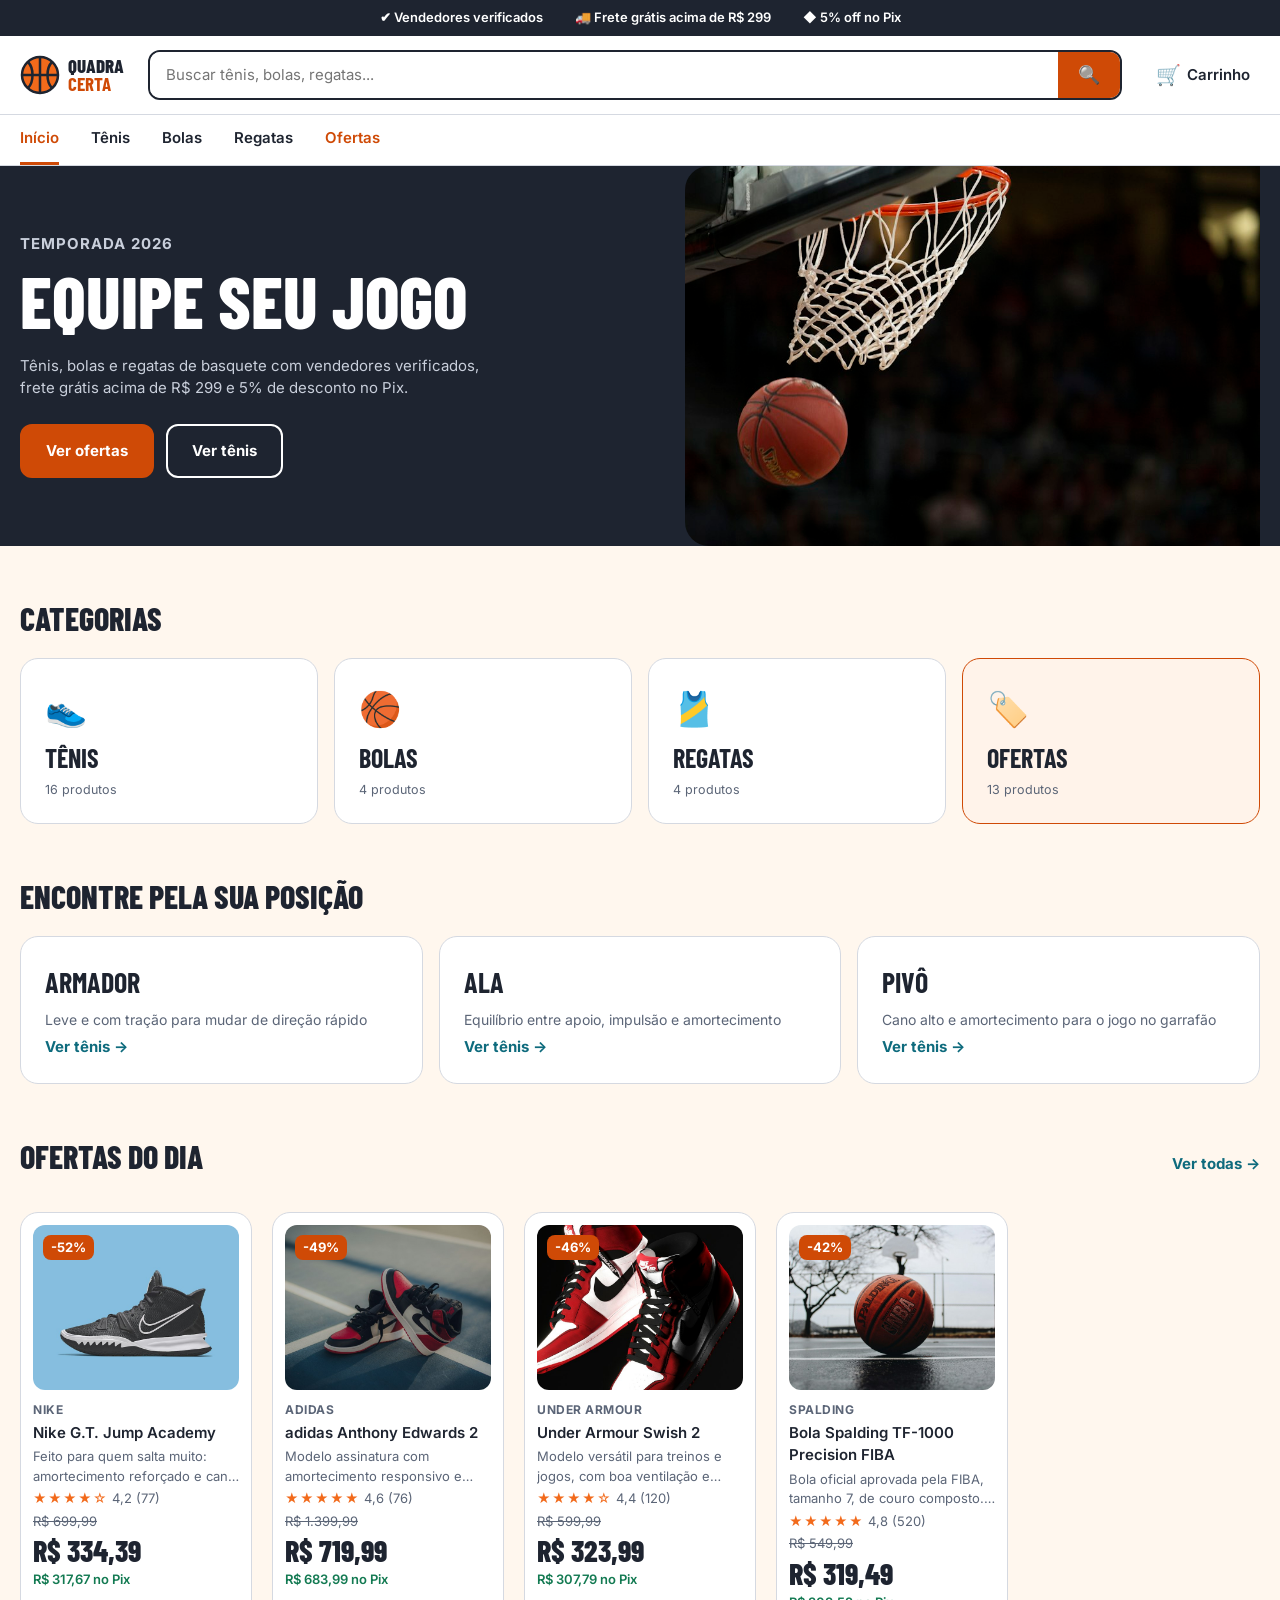
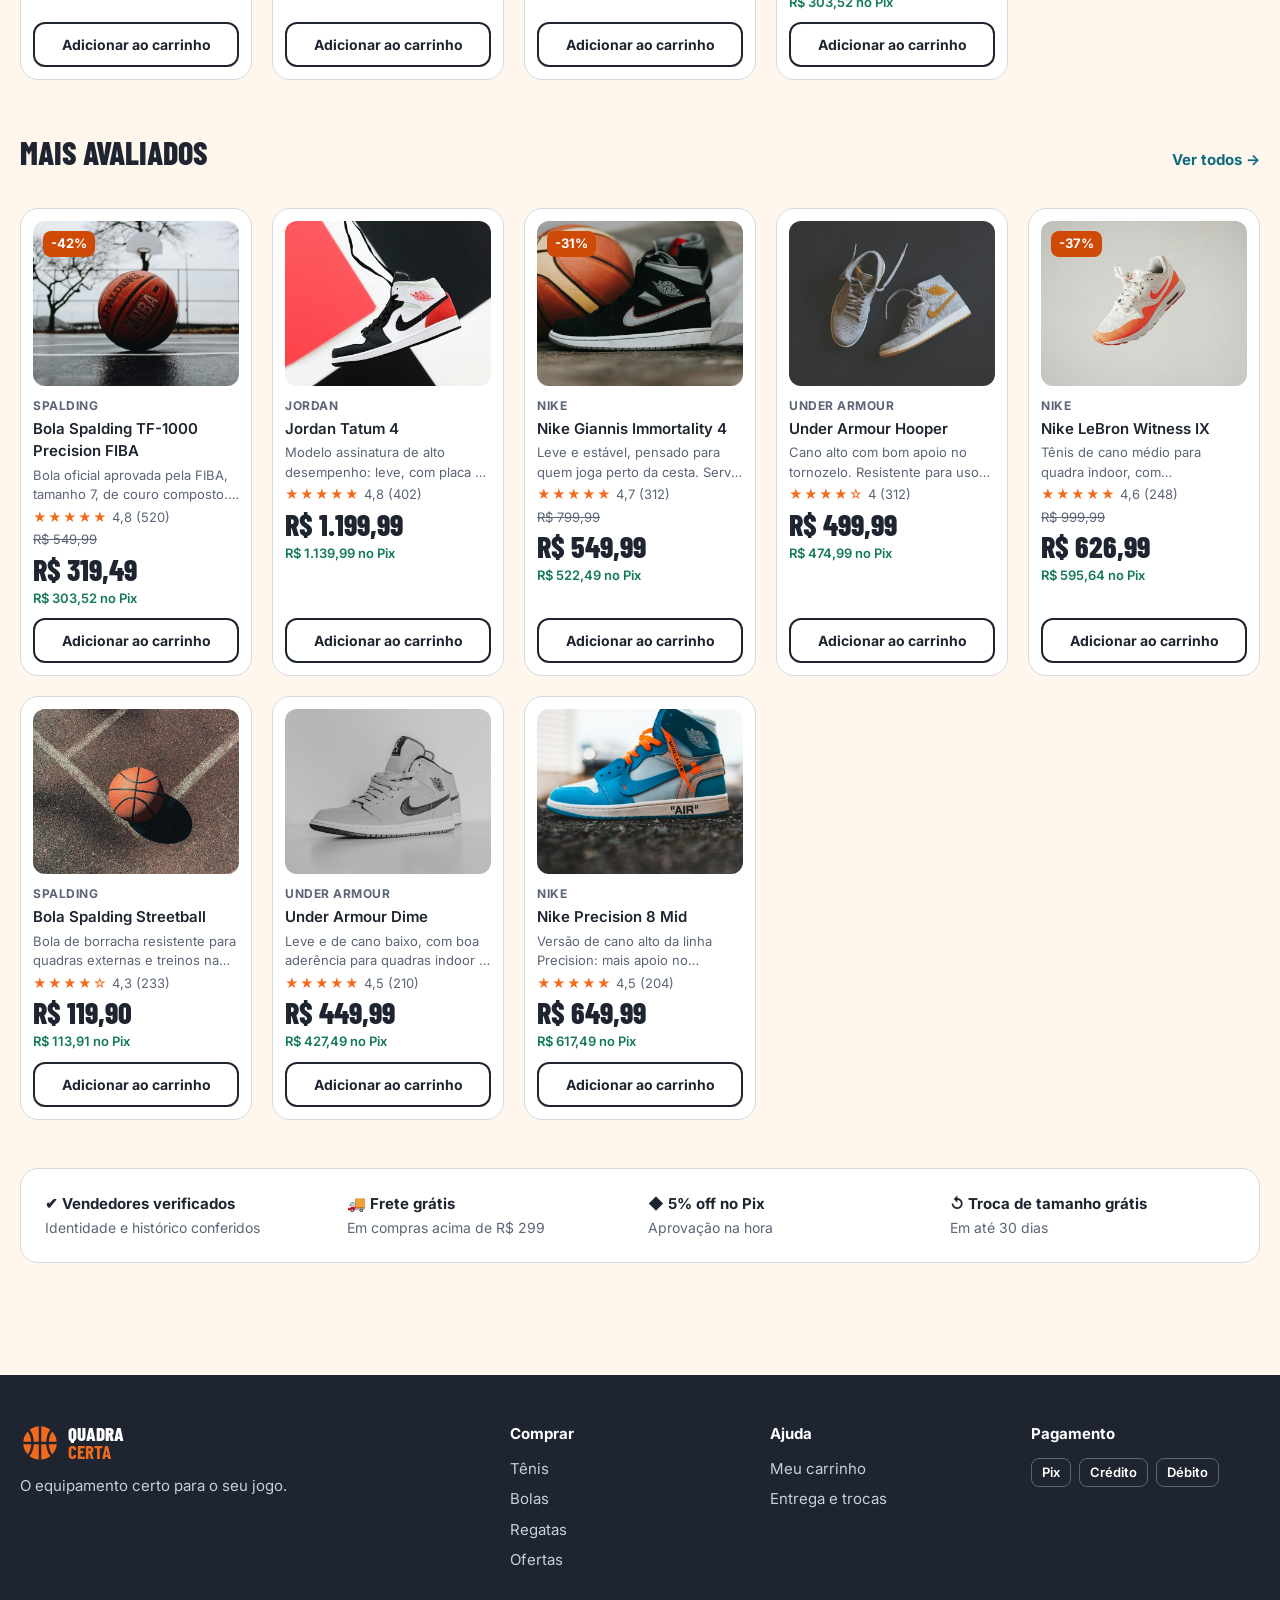
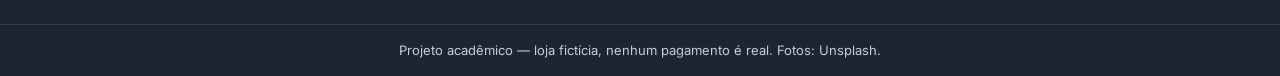
<file: index.html>
<!DOCTYPE html>
<html lang="pt-BR">
<head>
  <meta charset="UTF-8">
  <meta name="viewport" content="width=device-width, initial-scale=1.0">
  <title>Loja de basquete | Quadra Certa</title>
  <meta name="description" content="Tênis, bolas e regatas de basquete de vendedores verificados.">
  <link rel="icon" href="img/favicon.svg" type="image/svg+xml">
  <link rel="preconnect" href="https://fonts.googleapis.com">
  <link rel="preconnect" href="https://fonts.gstatic.com" crossorigin>
  <link href="https://fonts.googleapis.com/css2?family=Barlow+Condensed:wght@700;800&family=Inter:wght@400;500;600;700&display=swap" rel="stylesheet">
  <link rel="stylesheet" href="css/style.css">
</head>
<body>
  <!-- Faixa de benefícios -->
  <div class="faixa">
    <span>✔ Vendedores verificados</span>
    <span>🚚 Frete grátis acima de R$ 299</span>
    <span>◆ 5% off no Pix</span>
  </div>

  <!-- Cabeçalho -->
  <header class="cabecalho">
    <div class="container cabecalho__barra">
      <button class="botao-menu" aria-label="Abrir menu" aria-expanded="false">☰</button>
      <a href="index.html" class="logo" aria-label="Quadra Certa - página inicial">
        <svg class="logo__icone" viewBox="0 0 40 40" aria-hidden="true"><circle cx="20" cy="20" r="18" fill="#F26A1B" stroke="#1E2430" stroke-width="2.5"/><path d="M2 20h36M20 2v36M8 7c6 6 6 20 0 26M32 7c-6 6-6 20 0 26" fill="none" stroke="#1E2430" stroke-width="2.5"/></svg>
        <span class="logo__texto">QUADRA<br><b>CERTA</b></span>
      </a>
      <form class="busca" action="produtos.html" role="search">
        <input type="search" name="q" placeholder="Buscar tênis, bolas, regatas..." aria-label="Buscar produtos">
        <button type="submit" aria-label="Buscar">🔍</button>
      </form>
      <a href="carrinho.html" class="link-carrinho" aria-label="Carrinho">
        🛒 <span class="link-carrinho__texto">Carrinho</span>
        <span class="contador-carrinho" hidden>0</span>
      </a>
    </div>
    <nav class="menu" aria-label="Categorias">
      <ul class="container">
        <li><a href="index.html" class="ativo">Início</a></li>
        <li><a href="produtos.html?cat=tenis">Tênis</a></li>
        <li><a href="produtos.html?cat=bolas">Bolas</a></li>
        <li><a href="produtos.html?cat=regatas">Regatas</a></li>
        <li><a class="menu__ofertas" href="produtos.html?ofertas=1">Ofertas</a></li>
      </ul>
    </nav>
  </header>

  <main>
    <!-- Banner principal -->
    <section class="hero">
      <div class="container hero__conteudo">
        <div class="hero__texto">
          <p class="hero__chamada">Temporada 2026</p>
          <h1>Equipe seu jogo</h1>
          <p>Tênis, bolas e regatas de basquete com vendedores verificados, frete grátis acima de R$ 299 e 5% de desconto no Pix.</p>
          <div class="hero__botoes">
            <a href="produtos.html?ofertas=1" class="botao">Ver ofertas</a>
            <a href="produtos.html?cat=tenis" class="botao botao--claro">Ver tênis</a>
          </div>
        </div>
        <img class="hero__imagem" src="img/banner.jpg" alt="Bola de basquete caindo na cesta">
      </div>
    </section>

    <!-- Categorias -->
    <section class="container secao">
      <h2 class="titulo-secao">Categorias</h2>
      <div class="categorias" id="lista-categorias"></div>
    </section>

    <!-- Atalho por posição de jogo -->
    <section class="container secao">
      <h2 class="titulo-secao">Encontre pela sua posição</h2>
      <div class="posicoes">
        <a href="produtos.html?cat=tenis&posicao=armador" class="posicao">
          <strong>Armador</strong><span>Leve e com tração para mudar de direção rápido</span><em>Ver tênis →</em>
        </a>
        <a href="produtos.html?cat=tenis&posicao=ala" class="posicao">
          <strong>Ala</strong><span>Equilíbrio entre apoio, impulsão e amortecimento</span><em>Ver tênis →</em>
        </a>
        <a href="produtos.html?cat=tenis&posicao=pivo" class="posicao">
          <strong>Pivô</strong><span>Cano alto e amortecimento para o jogo no garrafão</span><em>Ver tênis →</em>
        </a>
      </div>
    </section>

    <!-- Ofertas -->
    <section class="container secao">
      <div class="titulo-secao titulo-secao--link">
        <h2>Ofertas do dia</h2>
        <a href="produtos.html?ofertas=1">Ver todas →</a>
      </div>
      <div class="grade-produtos" id="grade-ofertas"></div>
    </section>

    <!-- Mais avaliados -->
    <section class="container secao">
      <div class="titulo-secao titulo-secao--link">
        <h2>Mais avaliados</h2>
        <a href="produtos.html">Ver todos →</a>
      </div>
      <div class="grade-produtos" id="grade-destaques"></div>
    </section>

    <!-- Benefícios -->
    <section class="container secao" id="beneficios">
      <div class="beneficios">
        <div><b>✔ Vendedores verificados</b><span>Identidade e histórico conferidos</span></div>
        <div><b>🚚 Frete grátis</b><span>Em compras acima de R$ 299</span></div>
        <div><b>◆ 5% off no Pix</b><span>Aprovação na hora</span></div>
        <div><b>↺ Troca de tamanho grátis</b><span>Em até 30 dias</span></div>
      </div>
    </section>
  </main>

  <!-- Rodapé -->
  <footer class="rodape">
    <div class="container rodape__grade">
      <div>
        <a href="index.html" class="logo logo--claro"><svg class="logo__icone" viewBox="0 0 40 40" aria-hidden="true"><circle cx="20" cy="20" r="18" fill="#F26A1B" stroke="#1E2430" stroke-width="2.5"/><path d="M2 20h36M20 2v36M8 7c6 6 6 20 0 26M32 7c-6 6-6 20 0 26" fill="none" stroke="#1E2430" stroke-width="2.5"/></svg><span class="logo__texto">QUADRA<br><b>CERTA</b></span></a>
        <p>O equipamento certo para o seu jogo.</p>
      </div>
      <div>
        <h4>Comprar</h4>
        <a href="produtos.html?cat=tenis">Tênis</a>
        <a href="produtos.html?cat=bolas">Bolas</a>
        <a href="produtos.html?cat=regatas">Regatas</a>
        <a href="produtos.html?ofertas=1">Ofertas</a>
      </div>
      <div>
        <h4>Ajuda</h4>
        <a href="carrinho.html">Meu carrinho</a>
        <a href="index.html#beneficios">Entrega e trocas</a>
      </div>
      <div>
        <h4>Pagamento</h4>
        <div class="selos-pagamento"><span>Pix</span><span>Crédito</span><span>Débito</span></div>
      </div>
    </div>
    <p class="rodape__aviso">Projeto acadêmico — loja fictícia, nenhum pagamento é real. Fotos: Unsplash.</p>
  </footer>

  <script src="js/dados.js"></script>
  <script src="js/carrinho.js"></script>
  <script src="js/app.js"></script>
  <script src="js/pagina-inicial.js"></script>
</body>
</html>
</file>
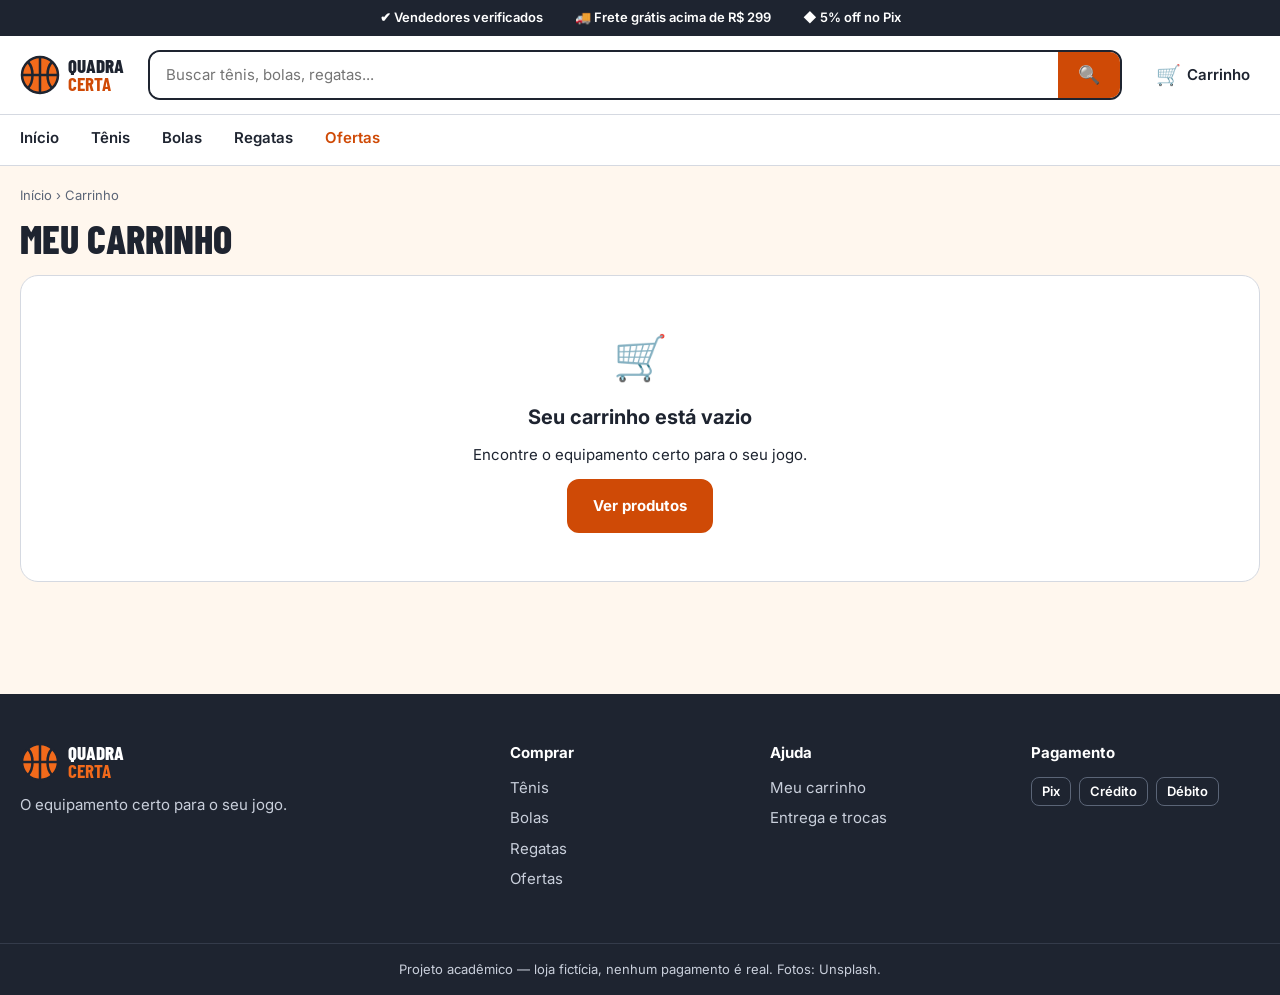
<file: carrinho.html>
<!DOCTYPE html>
<html lang="pt-BR">
<head>
  <meta charset="UTF-8">
  <meta name="viewport" content="width=device-width, initial-scale=1.0">
  <title>Carrinho | Quadra Certa</title>
  <meta name="description" content="Seu carrinho de compras.">
  <link rel="icon" href="img/favicon.svg" type="image/svg+xml">
  <link rel="preconnect" href="https://fonts.googleapis.com">
  <link rel="preconnect" href="https://fonts.gstatic.com" crossorigin>
  <link href="https://fonts.googleapis.com/css2?family=Barlow+Condensed:wght@700;800&family=Inter:wght@400;500;600;700&display=swap" rel="stylesheet">
  <link rel="stylesheet" href="css/style.css">
</head>
<body>
  <!-- Faixa de benefícios -->
  <div class="faixa">
    <span>✔ Vendedores verificados</span>
    <span>🚚 Frete grátis acima de R$ 299</span>
    <span>◆ 5% off no Pix</span>
  </div>

  <!-- Cabeçalho -->
  <header class="cabecalho">
    <div class="container cabecalho__barra">
      <button class="botao-menu" aria-label="Abrir menu" aria-expanded="false">☰</button>
      <a href="index.html" class="logo" aria-label="Quadra Certa - página inicial">
        <svg class="logo__icone" viewBox="0 0 40 40" aria-hidden="true"><circle cx="20" cy="20" r="18" fill="#F26A1B" stroke="#1E2430" stroke-width="2.5"/><path d="M2 20h36M20 2v36M8 7c6 6 6 20 0 26M32 7c-6 6-6 20 0 26" fill="none" stroke="#1E2430" stroke-width="2.5"/></svg>
        <span class="logo__texto">QUADRA<br><b>CERTA</b></span>
      </a>
      <form class="busca" action="produtos.html" role="search">
        <input type="search" name="q" placeholder="Buscar tênis, bolas, regatas..." aria-label="Buscar produtos">
        <button type="submit" aria-label="Buscar">🔍</button>
      </form>
      <a href="carrinho.html" class="link-carrinho" aria-label="Carrinho">
        🛒 <span class="link-carrinho__texto">Carrinho</span>
        <span class="contador-carrinho" hidden>0</span>
      </a>
    </div>
    <nav class="menu" aria-label="Categorias">
      <ul class="container">
        <li><a href="index.html">Início</a></li>
        <li><a href="produtos.html?cat=tenis">Tênis</a></li>
        <li><a href="produtos.html?cat=bolas">Bolas</a></li>
        <li><a href="produtos.html?cat=regatas">Regatas</a></li>
        <li><a class="menu__ofertas" href="produtos.html?ofertas=1">Ofertas</a></li>
      </ul>
    </nav>
  </header>

  <main class="container">
    <nav class="migalhas" aria-label="Você está em"><a href="index.html">Início</a> › <span>Carrinho</span></nav>
    <h1>Meu carrinho <span class="texto-suave" id="qtd-itens"></span></h1>

    <div class="vazio" id="carrinho-vazio" hidden>
      <p class="vazio__icone">🛒</p>
      <h2>Seu carrinho está vazio</h2>
      <p>Encontre o equipamento certo para o seu jogo.</p>
      <a href="produtos.html" class="botao">Ver produtos</a>
    </div>

    <div class="layout-carrinho" id="carrinho-cheio">
      <section>
        <ul class="itens-carrinho" id="itens-carrinho"></ul>
        <a href="produtos.html" class="link">← Continuar comprando</a>
      </section>

      <aside class="resumo">
        <h2>Resumo do pedido</h2>
        <form class="cupom" id="form-cupom">
          <input id="campo-cupom" placeholder="Cupom de desconto" aria-label="Cupom de desconto">
          <button class="botao botao--escuro botao--pequeno">Aplicar</button>
        </form>
        <p class="texto-suave" id="msg-cupom">Teste o cupom QUADRA10</p>
        <dl class="resumo__linhas" id="resumo-linhas"></dl>
        <div class="resumo__total"><span>Total</span><strong id="total"></strong></div>
        <p class="preco-pix" id="total-pix"></p>
        <a href="checkout.html" class="botao botao--largo">Finalizar compra</a>
        <p class="texto-suave centro">🔒 Compra segura · pagamento simulado</p>
      </aside>
    </div>
  </main>

  <!-- Rodapé -->
  <footer class="rodape">
    <div class="container rodape__grade">
      <div>
        <a href="index.html" class="logo logo--claro"><svg class="logo__icone" viewBox="0 0 40 40" aria-hidden="true"><circle cx="20" cy="20" r="18" fill="#F26A1B" stroke="#1E2430" stroke-width="2.5"/><path d="M2 20h36M20 2v36M8 7c6 6 6 20 0 26M32 7c-6 6-6 20 0 26" fill="none" stroke="#1E2430" stroke-width="2.5"/></svg><span class="logo__texto">QUADRA<br><b>CERTA</b></span></a>
        <p>O equipamento certo para o seu jogo.</p>
      </div>
      <div>
        <h4>Comprar</h4>
        <a href="produtos.html?cat=tenis">Tênis</a>
        <a href="produtos.html?cat=bolas">Bolas</a>
        <a href="produtos.html?cat=regatas">Regatas</a>
        <a href="produtos.html?ofertas=1">Ofertas</a>
      </div>
      <div>
        <h4>Ajuda</h4>
        <a href="carrinho.html">Meu carrinho</a>
        <a href="index.html#beneficios">Entrega e trocas</a>
      </div>
      <div>
        <h4>Pagamento</h4>
        <div class="selos-pagamento"><span>Pix</span><span>Crédito</span><span>Débito</span></div>
      </div>
    </div>
    <p class="rodape__aviso">Projeto acadêmico — loja fictícia, nenhum pagamento é real. Fotos: Unsplash.</p>
  </footer>

  <script src="js/dados.js"></script>
  <script src="js/carrinho.js"></script>
  <script src="js/app.js"></script>
  <script src="js/pagina-carrinho.js"></script>
</body>
</html>
</file>
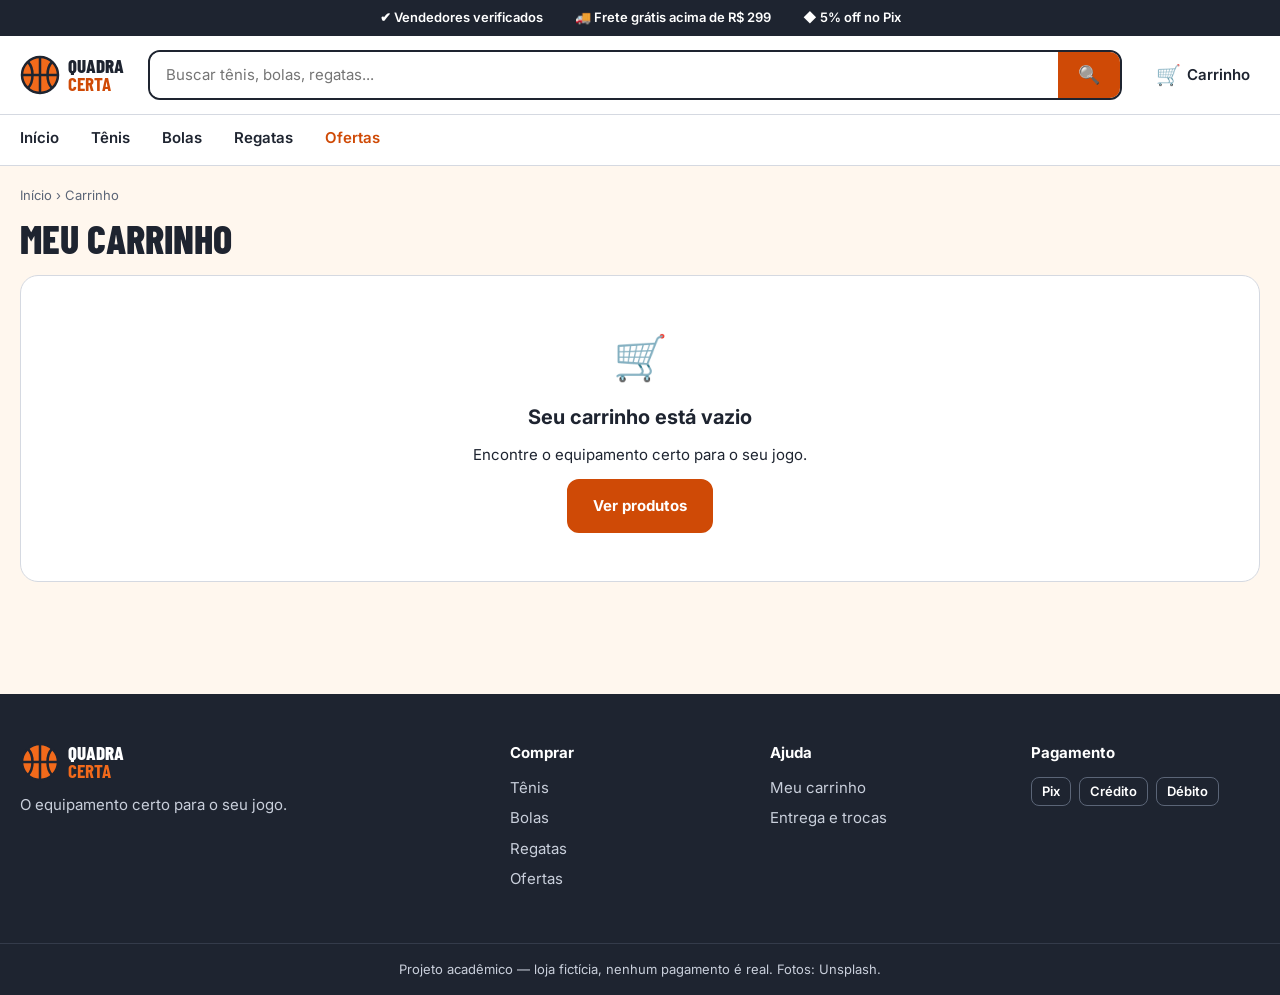
<file: checkout.html>
<!DOCTYPE html>
<html lang="pt-BR">
<head>
  <meta charset="UTF-8">
  <meta name="viewport" content="width=device-width, initial-scale=1.0">
  <title>Finalizar compra | Quadra Certa</title>
  <meta name="description" content="Finalização do pedido.">
  <link rel="icon" href="img/favicon.svg" type="image/svg+xml">
  <link rel="preconnect" href="https://fonts.googleapis.com">
  <link rel="preconnect" href="https://fonts.gstatic.com" crossorigin>
  <link href="https://fonts.googleapis.com/css2?family=Barlow+Condensed:wght@700;800&family=Inter:wght@400;500;600;700&display=swap" rel="stylesheet">
  <link rel="stylesheet" href="css/style.css">
</head>
<body>
  <!-- Faixa de benefícios -->
  <div class="faixa">
    <span>✔ Vendedores verificados</span>
    <span>🚚 Frete grátis acima de R$ 299</span>
    <span>◆ 5% off no Pix</span>
  </div>

  <!-- Cabeçalho -->
  <header class="cabecalho">
    <div class="container cabecalho__barra">
      <button class="botao-menu" aria-label="Abrir menu" aria-expanded="false">☰</button>
      <a href="index.html" class="logo" aria-label="Quadra Certa - página inicial">
        <svg class="logo__icone" viewBox="0 0 40 40" aria-hidden="true"><circle cx="20" cy="20" r="18" fill="#F26A1B" stroke="#1E2430" stroke-width="2.5"/><path d="M2 20h36M20 2v36M8 7c6 6 6 20 0 26M32 7c-6 6-6 20 0 26" fill="none" stroke="#1E2430" stroke-width="2.5"/></svg>
        <span class="logo__texto">QUADRA<br><b>CERTA</b></span>
      </a>
      <form class="busca" action="produtos.html" role="search">
        <input type="search" name="q" placeholder="Buscar tênis, bolas, regatas..." aria-label="Buscar produtos">
        <button type="submit" aria-label="Buscar">🔍</button>
      </form>
      <a href="carrinho.html" class="link-carrinho" aria-label="Carrinho">
        🛒 <span class="link-carrinho__texto">Carrinho</span>
        <span class="contador-carrinho" hidden>0</span>
      </a>
    </div>
    <nav class="menu" aria-label="Categorias">
      <ul class="container">
        <li><a href="index.html">Início</a></li>
        <li><a href="produtos.html?cat=tenis">Tênis</a></li>
        <li><a href="produtos.html?cat=bolas">Bolas</a></li>
        <li><a href="produtos.html?cat=regatas">Regatas</a></li>
        <li><a class="menu__ofertas" href="produtos.html?ofertas=1">Ofertas</a></li>
      </ul>
    </nav>
  </header>

  <main class="container">
    <ol class="etapas" aria-label="Etapas da compra">
      <li class="feita">Carrinho</li><li class="atual">Dados e pagamento</li><li>Confirmação</li>
    </ol>
    <h1>Finalizar compra</h1>

    <form class="layout-carrinho" id="form-checkout" novalidate>
      <div class="checkout__campos">
        <!-- 1. Dados do cliente -->
        <fieldset class="caixa">
          <legend>1. Seus dados</legend>
          <div class="campo"><label for="nome">Nome completo</label><input id="nome" name="nome" autocomplete="name" required><small class="erro"></small></div>
          <div class="linha-campos">
            <div class="campo"><label for="email">E-mail</label><input id="email" name="email" type="email" autocomplete="email" required><small class="erro"></small></div>
            <div class="campo"><label for="telefone">Celular</label><input id="telefone" name="telefone" inputmode="numeric" placeholder="(00) 00000-0000" maxlength="15" required><small class="erro"></small></div>
          </div>
          <div class="campo"><label for="cpf">CPF (fictício)</label><input id="cpf" name="cpf" inputmode="numeric" placeholder="000.000.000-00" maxlength="14" required><small class="erro"></small></div>
        </fieldset>

        <!-- 2. Endereço -->
        <fieldset class="caixa">
          <legend>2. Endereço de entrega</legend>
          <div class="linha-campos">
            <div class="campo"><label for="cep">CEP</label><input id="cep" name="cep" inputmode="numeric" placeholder="00000-000" maxlength="9" required><small class="erro"></small></div>
            <div class="campo"><label for="cidade">Cidade / UF</label><input id="cidade" name="cidade" placeholder="Belo Horizonte / MG" required><small class="erro"></small></div>
          </div>
          <div class="linha-campos">
            <div class="campo campo--largo"><label for="rua">Rua</label><input id="rua" name="rua" required><small class="erro"></small></div>
            <div class="campo"><label for="numero">Número</label><input id="numero" name="numero" required><small class="erro"></small></div>
          </div>
          <div class="campo"><label for="complemento">Complemento (opcional)</label><input id="complemento" name="complemento"></div>
        </fieldset>

        <!-- 3. Pagamento -->
        <fieldset class="caixa">
          <legend>3. Forma de pagamento</legend>
          <div class="opcoes-pagamento">
            <label class="opcao"><input type="radio" name="pagamento" value="pix" checked><span><b>Pix</b><small>5% de desconto · aprovação na hora</small></span></label>
            <label class="opcao"><input type="radio" name="pagamento" value="credito"><span><b>Cartão de crédito</b><small>Em até 10x sem juros</small></span></label>
            <label class="opcao"><input type="radio" name="pagamento" value="debito"><span><b>Cartão de débito</b><small>À vista</small></span></label>
          </div>

          <div id="area-pix" class="area-pagamento">
            <p>✔ O QR Code do Pix aparece na confirmação do pedido. Você ganha <b>5% de desconto</b>.</p>
          </div>

          <div id="area-cartao" class="area-pagamento" hidden>
            <div class="campo"><label for="numero-cartao">Número do cartão</label><input id="numero-cartao" name="numeroCartao" inputmode="numeric" placeholder="0000 0000 0000 0000" maxlength="19"><small class="erro"></small></div>
            <div class="campo"><label for="nome-cartao">Nome impresso no cartão</label><input id="nome-cartao" name="nomeCartao"><small class="erro"></small></div>
            <div class="linha-campos">
              <div class="campo"><label for="validade">Validade</label><input id="validade" name="validade" placeholder="MM/AA" maxlength="5" inputmode="numeric"><small class="erro"></small></div>
              <div class="campo"><label for="cvv">CVV</label><input id="cvv" name="cvv" placeholder="123" maxlength="4" inputmode="numeric"><small class="erro"></small></div>
            </div>
            <div class="campo" id="campo-parcelas"><label for="parcelas">Parcelamento</label><select id="parcelas" name="parcelas"></select></div>
            <p class="texto-suave">Use dados fictícios. Ex.: 4111 1111 1111 1111 · validade 12/30 · CVV 123</p>
          </div>
        </fieldset>
      </div>

      <!-- Resumo -->
      <aside class="resumo">
        <h2>Resumo do pedido</h2>
        <ul class="resumo__itens" id="resumo-itens"></ul>
        <dl class="resumo__linhas" id="resumo-linhas"></dl>
        <div class="resumo__total"><span>Total</span><strong id="total"></strong></div>
        <p class="texto-suave" id="info-pagamento"></p>
        <button type="submit" class="botao botao--largo">Confirmar pedido</button>
        <a href="carrinho.html" class="link centro">← Voltar ao carrinho</a>
      </aside>
    </form>
  </main>

  <!-- Rodapé -->
  <footer class="rodape">
    <div class="container rodape__grade">
      <div>
        <a href="index.html" class="logo logo--claro"><svg class="logo__icone" viewBox="0 0 40 40" aria-hidden="true"><circle cx="20" cy="20" r="18" fill="#F26A1B" stroke="#1E2430" stroke-width="2.5"/><path d="M2 20h36M20 2v36M8 7c6 6 6 20 0 26M32 7c-6 6-6 20 0 26" fill="none" stroke="#1E2430" stroke-width="2.5"/></svg><span class="logo__texto">QUADRA<br><b>CERTA</b></span></a>
        <p>O equipamento certo para o seu jogo.</p>
      </div>
      <div>
        <h4>Comprar</h4>
        <a href="produtos.html?cat=tenis">Tênis</a>
        <a href="produtos.html?cat=bolas">Bolas</a>
        <a href="produtos.html?cat=regatas">Regatas</a>
        <a href="produtos.html?ofertas=1">Ofertas</a>
      </div>
      <div>
        <h4>Ajuda</h4>
        <a href="carrinho.html">Meu carrinho</a>
        <a href="index.html#beneficios">Entrega e trocas</a>
      </div>
      <div>
        <h4>Pagamento</h4>
        <div class="selos-pagamento"><span>Pix</span><span>Crédito</span><span>Débito</span></div>
      </div>
    </div>
    <p class="rodape__aviso">Projeto acadêmico — loja fictícia, nenhum pagamento é real. Fotos: Unsplash.</p>
  </footer>

  <script src="js/dados.js"></script>
  <script src="js/carrinho.js"></script>
  <script src="js/app.js"></script>
  <script src="js/pagina-checkout.js"></script>
</body>
</html>
</file>
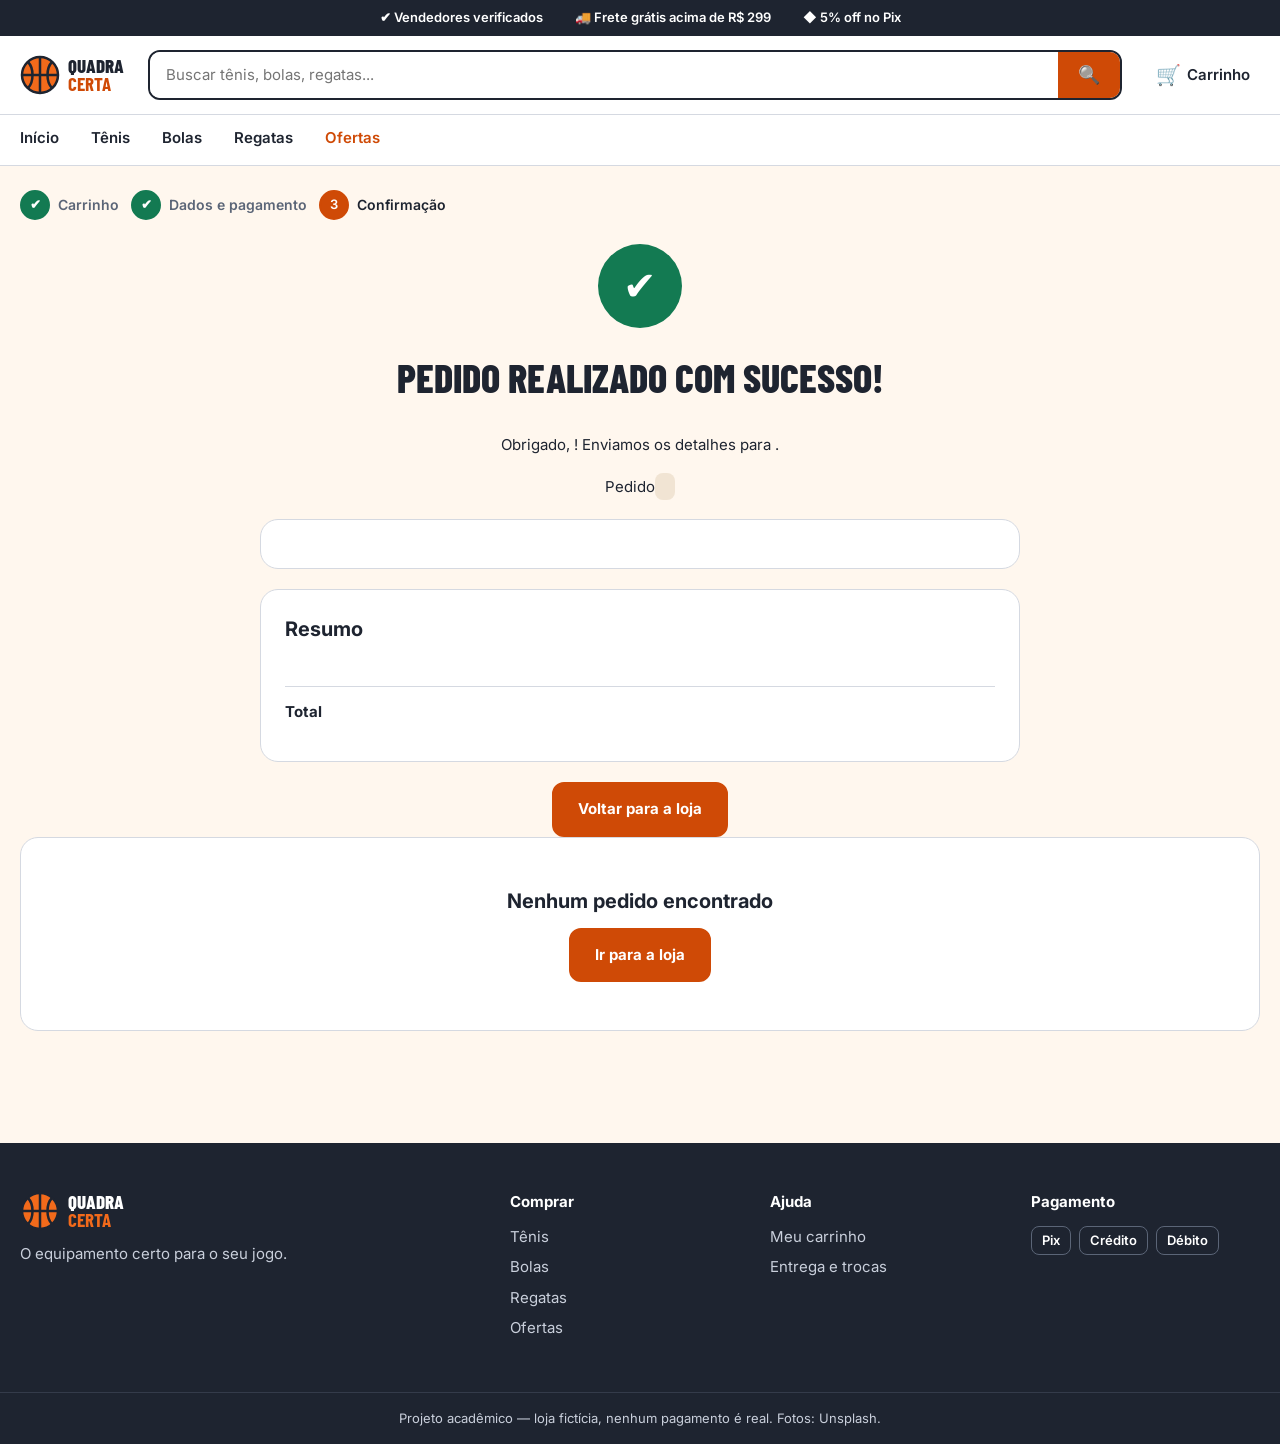
<file: confirmacao.html>
<!DOCTYPE html>
<html lang="pt-BR">
<head>
  <meta charset="UTF-8">
  <meta name="viewport" content="width=device-width, initial-scale=1.0">
  <title>Pedido confirmado | Quadra Certa</title>
  <meta name="description" content="Pedido realizado com sucesso.">
  <link rel="icon" href="img/favicon.svg" type="image/svg+xml">
  <link rel="preconnect" href="https://fonts.googleapis.com">
  <link rel="preconnect" href="https://fonts.gstatic.com" crossorigin>
  <link href="https://fonts.googleapis.com/css2?family=Barlow+Condensed:wght@700;800&family=Inter:wght@400;500;600;700&display=swap" rel="stylesheet">
  <link rel="stylesheet" href="css/style.css">
</head>
<body>
  <!-- Faixa de benefícios -->
  <div class="faixa">
    <span>✔ Vendedores verificados</span>
    <span>🚚 Frete grátis acima de R$ 299</span>
    <span>◆ 5% off no Pix</span>
  </div>

  <!-- Cabeçalho -->
  <header class="cabecalho">
    <div class="container cabecalho__barra">
      <button class="botao-menu" aria-label="Abrir menu" aria-expanded="false">☰</button>
      <a href="index.html" class="logo" aria-label="Quadra Certa - página inicial">
        <svg class="logo__icone" viewBox="0 0 40 40" aria-hidden="true"><circle cx="20" cy="20" r="18" fill="#F26A1B" stroke="#1E2430" stroke-width="2.5"/><path d="M2 20h36M20 2v36M8 7c6 6 6 20 0 26M32 7c-6 6-6 20 0 26" fill="none" stroke="#1E2430" stroke-width="2.5"/></svg>
        <span class="logo__texto">QUADRA<br><b>CERTA</b></span>
      </a>
      <form class="busca" action="produtos.html" role="search">
        <input type="search" name="q" placeholder="Buscar tênis, bolas, regatas..." aria-label="Buscar produtos">
        <button type="submit" aria-label="Buscar">🔍</button>
      </form>
      <a href="carrinho.html" class="link-carrinho" aria-label="Carrinho">
        🛒 <span class="link-carrinho__texto">Carrinho</span>
        <span class="contador-carrinho" hidden>0</span>
      </a>
    </div>
    <nav class="menu" aria-label="Categorias">
      <ul class="container">
        <li><a href="index.html">Início</a></li>
        <li><a href="produtos.html?cat=tenis">Tênis</a></li>
        <li><a href="produtos.html?cat=bolas">Bolas</a></li>
        <li><a href="produtos.html?cat=regatas">Regatas</a></li>
        <li><a class="menu__ofertas" href="produtos.html?ofertas=1">Ofertas</a></li>
      </ul>
    </nav>
  </header>

  <main class="container">
    <ol class="etapas" aria-label="Etapas da compra">
      <li class="feita">Carrinho</li><li class="feita">Dados e pagamento</li><li class="atual">Confirmação</li>
    </ol>

    <section class="confirmacao" id="confirmacao">
      <div class="confirmacao__icone">✔</div>
      <h1>Pedido realizado com sucesso!</h1>
      <p>Obrigado, <b id="nome-cliente"></b>! Enviamos os detalhes para <b id="email-cliente"></b>.</p>
      <p class="numero-pedido">Pedido <b id="numero-pedido"></b></p>

      <div class="caixa" id="pagamento-info"></div>

      <div class="caixa">
        <h2>Resumo</h2>
        <ul class="resumo__itens" id="resumo-itens"></ul>
        <dl class="resumo__linhas" id="resumo-linhas"></dl>
        <div class="resumo__total"><span>Total</span><strong id="total"></strong></div>
        <p class="texto-suave" id="endereco"></p>
      </div>

      <a href="index.html" class="botao">Voltar para a loja</a>
    </section>

    <div class="vazio" id="sem-pedido" hidden>
      <h2>Nenhum pedido encontrado</h2>
      <a href="index.html" class="botao">Ir para a loja</a>
    </div>
  </main>

  <!-- Rodapé -->
  <footer class="rodape">
    <div class="container rodape__grade">
      <div>
        <a href="index.html" class="logo logo--claro"><svg class="logo__icone" viewBox="0 0 40 40" aria-hidden="true"><circle cx="20" cy="20" r="18" fill="#F26A1B" stroke="#1E2430" stroke-width="2.5"/><path d="M2 20h36M20 2v36M8 7c6 6 6 20 0 26M32 7c-6 6-6 20 0 26" fill="none" stroke="#1E2430" stroke-width="2.5"/></svg><span class="logo__texto">QUADRA<br><b>CERTA</b></span></a>
        <p>O equipamento certo para o seu jogo.</p>
      </div>
      <div>
        <h4>Comprar</h4>
        <a href="produtos.html?cat=tenis">Tênis</a>
        <a href="produtos.html?cat=bolas">Bolas</a>
        <a href="produtos.html?cat=regatas">Regatas</a>
        <a href="produtos.html?ofertas=1">Ofertas</a>
      </div>
      <div>
        <h4>Ajuda</h4>
        <a href="carrinho.html">Meu carrinho</a>
        <a href="index.html#beneficios">Entrega e trocas</a>
      </div>
      <div>
        <h4>Pagamento</h4>
        <div class="selos-pagamento"><span>Pix</span><span>Crédito</span><span>Débito</span></div>
      </div>
    </div>
    <p class="rodape__aviso">Projeto acadêmico — loja fictícia, nenhum pagamento é real. Fotos: Unsplash.</p>
  </footer>

  <script src="js/dados.js"></script>
  <script src="js/carrinho.js"></script>
  <script src="js/app.js"></script>
  <script src="js/pagina-confirmacao.js"></script>
</body>
</html>
</file>
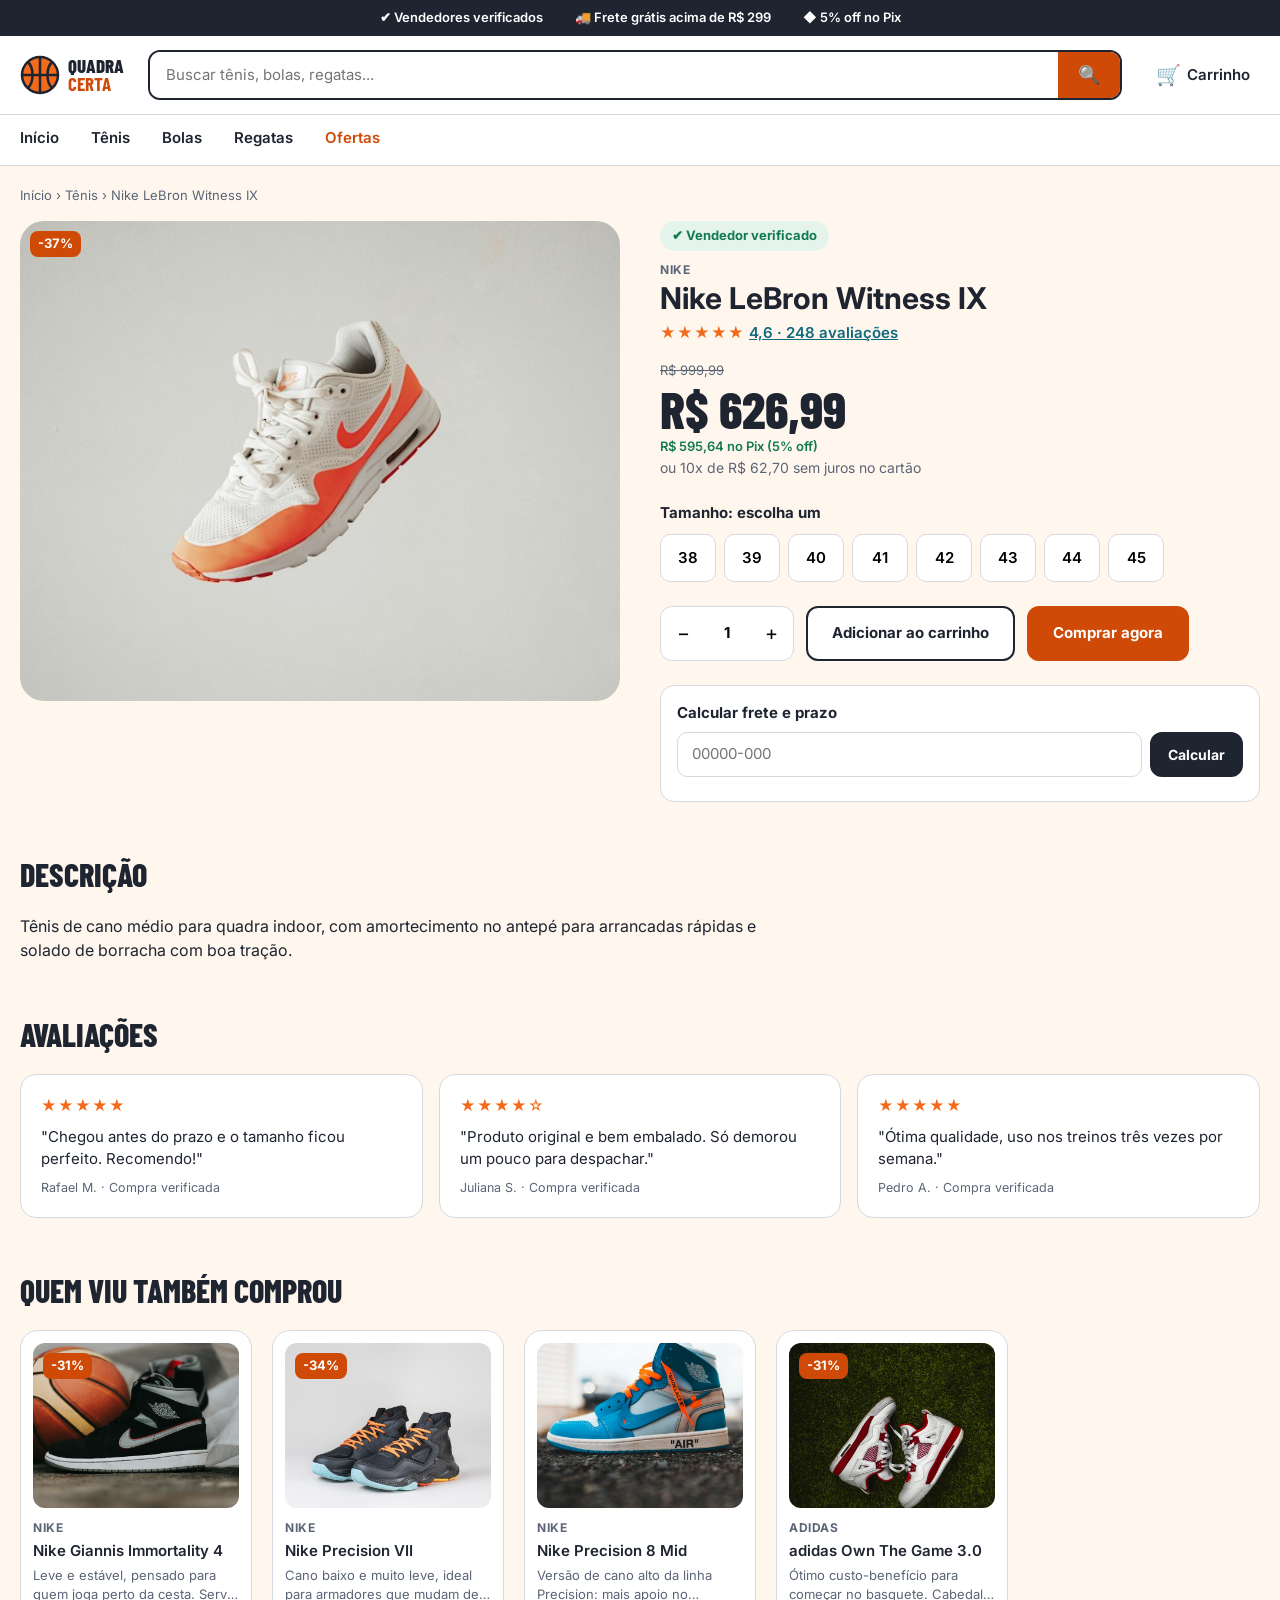
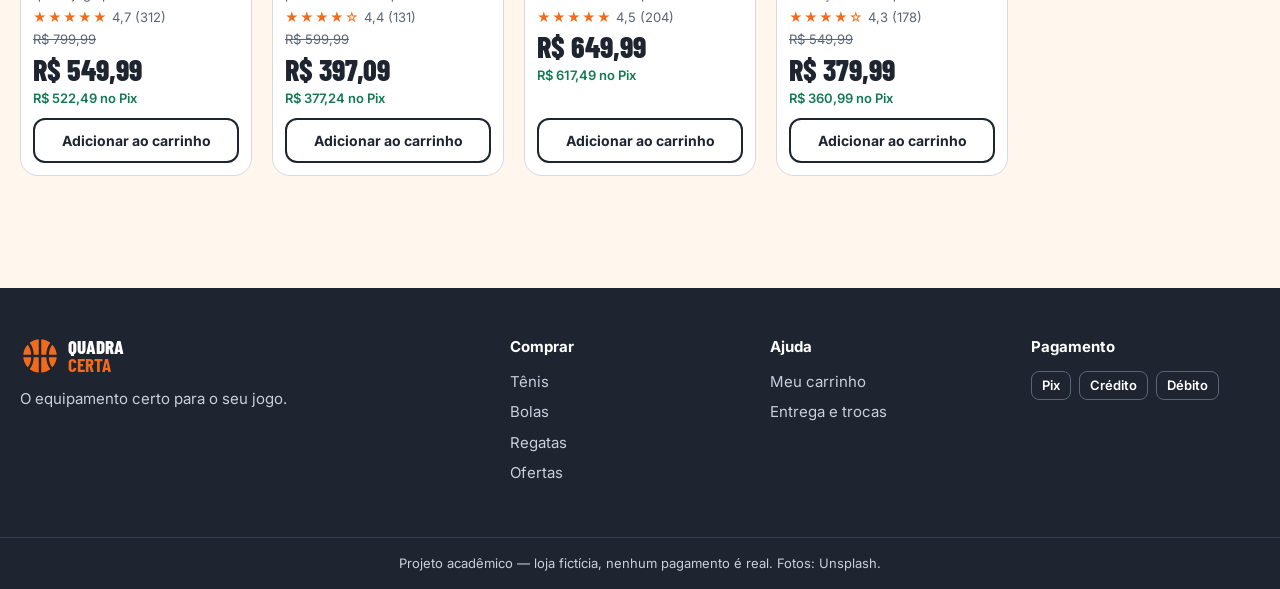
<file: produto.html>
<!DOCTYPE html>
<html lang="pt-BR">
<head>
  <meta charset="UTF-8">
  <meta name="viewport" content="width=device-width, initial-scale=1.0">
  <title>Produto | Quadra Certa</title>
  <meta name="description" content="Detalhes do produto.">
  <link rel="icon" href="img/favicon.svg" type="image/svg+xml">
  <link rel="preconnect" href="https://fonts.googleapis.com">
  <link rel="preconnect" href="https://fonts.gstatic.com" crossorigin>
  <link href="https://fonts.googleapis.com/css2?family=Barlow+Condensed:wght@700;800&family=Inter:wght@400;500;600;700&display=swap" rel="stylesheet">
  <link rel="stylesheet" href="css/style.css">
</head>
<body>
  <!-- Faixa de benefícios -->
  <div class="faixa">
    <span>✔ Vendedores verificados</span>
    <span>🚚 Frete grátis acima de R$ 299</span>
    <span>◆ 5% off no Pix</span>
  </div>

  <!-- Cabeçalho -->
  <header class="cabecalho">
    <div class="container cabecalho__barra">
      <button class="botao-menu" aria-label="Abrir menu" aria-expanded="false">☰</button>
      <a href="index.html" class="logo" aria-label="Quadra Certa - página inicial">
        <svg class="logo__icone" viewBox="0 0 40 40" aria-hidden="true"><circle cx="20" cy="20" r="18" fill="#F26A1B" stroke="#1E2430" stroke-width="2.5"/><path d="M2 20h36M20 2v36M8 7c6 6 6 20 0 26M32 7c-6 6-6 20 0 26" fill="none" stroke="#1E2430" stroke-width="2.5"/></svg>
        <span class="logo__texto">QUADRA<br><b>CERTA</b></span>
      </a>
      <form class="busca" action="produtos.html" role="search">
        <input type="search" name="q" placeholder="Buscar tênis, bolas, regatas..." aria-label="Buscar produtos">
        <button type="submit" aria-label="Buscar">🔍</button>
      </form>
      <a href="carrinho.html" class="link-carrinho" aria-label="Carrinho">
        🛒 <span class="link-carrinho__texto">Carrinho</span>
        <span class="contador-carrinho" hidden>0</span>
      </a>
    </div>
    <nav class="menu" aria-label="Categorias">
      <ul class="container">
        <li><a href="index.html">Início</a></li>
        <li><a href="produtos.html?cat=tenis">Tênis</a></li>
        <li><a href="produtos.html?cat=bolas">Bolas</a></li>
        <li><a href="produtos.html?cat=regatas">Regatas</a></li>
        <li><a class="menu__ofertas" href="produtos.html?ofertas=1">Ofertas</a></li>
      </ul>
    </nav>
  </header>

  <main class="container">
    <nav class="migalhas" aria-label="Você está em"><a href="index.html">Início</a> › <a id="migalha-categoria" href="produtos.html">Produtos</a> › <span id="migalha-produto"></span></nav>

    <section class="produto" id="produto">
      <div class="produto__foto">
        <img id="produto-imagem" src="" alt="">
        <span class="selo-desconto" id="produto-selo" hidden></span>
      </div>

      <div class="produto__info">
        <span class="selo-verificado">✔ Vendedor verificado</span>
        <p class="card-produto__marca" id="produto-marca"></p>
        <h1 id="produto-nome"></h1>
        <p class="produto__nota"><span class="estrelas" id="produto-estrelas"></span> <a href="#avaliacoes" id="produto-avaliacoes"></a></p>

        <p class="preco-antigo" id="produto-preco-antigo"></p>
        <p class="preco preco--grande" id="produto-preco"></p>
        <p class="preco-pix" id="produto-pix"></p>
        <p class="texto-suave" id="produto-parcelas"></p>

        <h2 class="rotulo">Tamanho: <span id="tamanho-escolhido">escolha um</span></h2>
        <div class="tamanhos" id="tamanhos"></div>

        <div class="produto__compra">
          <div class="quantidade" aria-label="Quantidade">
            <button type="button" id="qtd-menos" aria-label="Diminuir">−</button>
            <input type="number" id="qtd" value="1" min="1" max="5" aria-label="Quantidade">
            <button type="button" id="qtd-mais" aria-label="Aumentar">+</button>
          </div>
          <button class="botao botao--secundario" id="botao-adicionar">Adicionar ao carrinho</button>
          <button class="botao" id="botao-comprar">Comprar agora</button>
        </div>
        <p class="erro" id="erro-tamanho" hidden>Escolha um tamanho antes de continuar.</p>

        <!-- Cálculo de frete (simulado) -->
        <form class="frete" id="form-frete">
          <label for="cep-frete">Calcular frete e prazo</label>
          <div class="frete__linha">
            <input id="cep-frete" placeholder="00000-000" inputmode="numeric" maxlength="9">
            <button class="botao botao--escuro botao--pequeno">Calcular</button>
          </div>
          <p id="resultado-frete" class="texto-suave"></p>
        </form>
      </div>
    </section>

    <section class="secao">
      <h2 class="titulo-secao">Descrição</h2>
      <p id="produto-descricao" class="produto__descricao"></p>
    </section>

    <section class="secao" id="avaliacoes">
      <h2 class="titulo-secao">Avaliações</h2>
      <div class="avaliacoes" id="lista-avaliacoes"></div>
    </section>

    <section class="secao">
      <h2 class="titulo-secao">Quem viu também comprou</h2>
      <div class="grade-produtos" id="relacionados"></div>
    </section>
  </main>

  <!-- Rodapé -->
  <footer class="rodape">
    <div class="container rodape__grade">
      <div>
        <a href="index.html" class="logo logo--claro"><svg class="logo__icone" viewBox="0 0 40 40" aria-hidden="true"><circle cx="20" cy="20" r="18" fill="#F26A1B" stroke="#1E2430" stroke-width="2.5"/><path d="M2 20h36M20 2v36M8 7c6 6 6 20 0 26M32 7c-6 6-6 20 0 26" fill="none" stroke="#1E2430" stroke-width="2.5"/></svg><span class="logo__texto">QUADRA<br><b>CERTA</b></span></a>
        <p>O equipamento certo para o seu jogo.</p>
      </div>
      <div>
        <h4>Comprar</h4>
        <a href="produtos.html?cat=tenis">Tênis</a>
        <a href="produtos.html?cat=bolas">Bolas</a>
        <a href="produtos.html?cat=regatas">Regatas</a>
        <a href="produtos.html?ofertas=1">Ofertas</a>
      </div>
      <div>
        <h4>Ajuda</h4>
        <a href="carrinho.html">Meu carrinho</a>
        <a href="index.html#beneficios">Entrega e trocas</a>
      </div>
      <div>
        <h4>Pagamento</h4>
        <div class="selos-pagamento"><span>Pix</span><span>Crédito</span><span>Débito</span></div>
      </div>
    </div>
    <p class="rodape__aviso">Projeto acadêmico — loja fictícia, nenhum pagamento é real. Fotos: Unsplash.</p>
  </footer>

  <script src="js/dados.js"></script>
  <script src="js/carrinho.js"></script>
  <script src="js/app.js"></script>
  <script src="js/pagina-produto.js"></script>
</body>
</html>
</file>
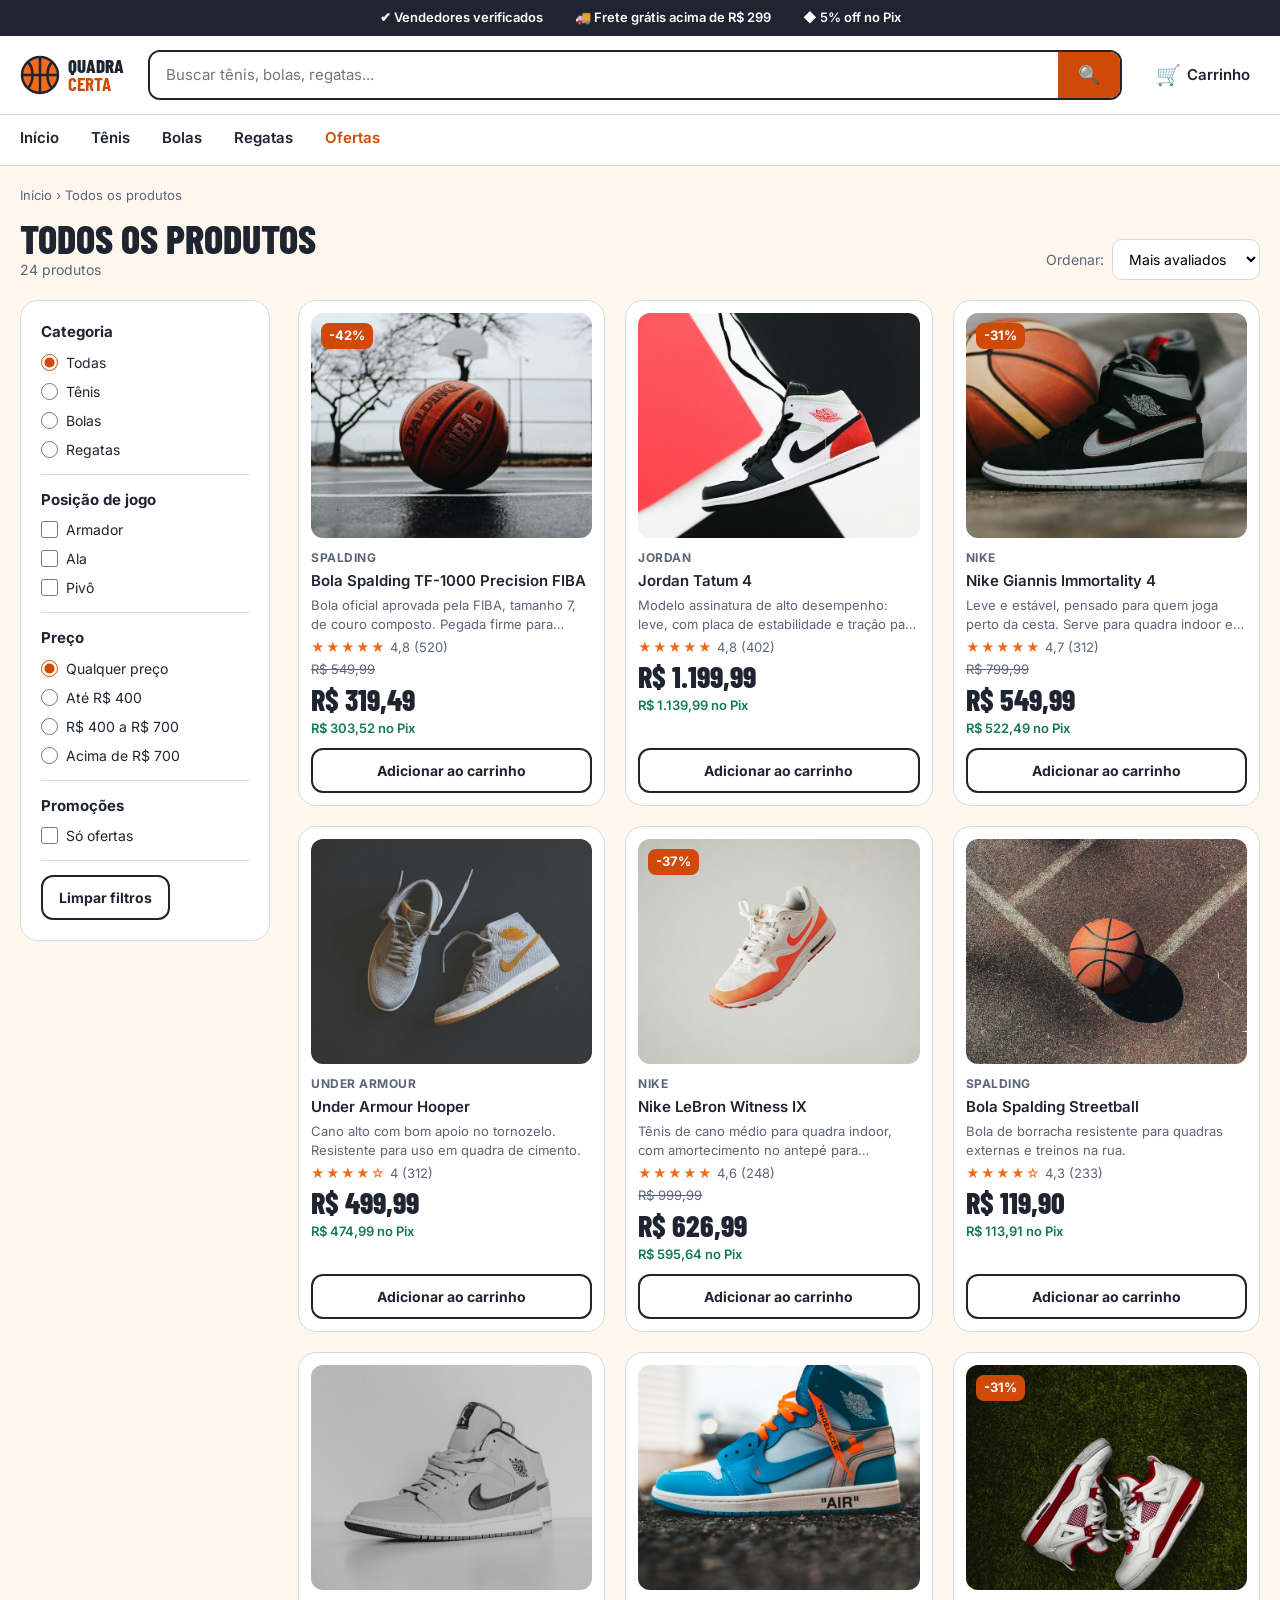
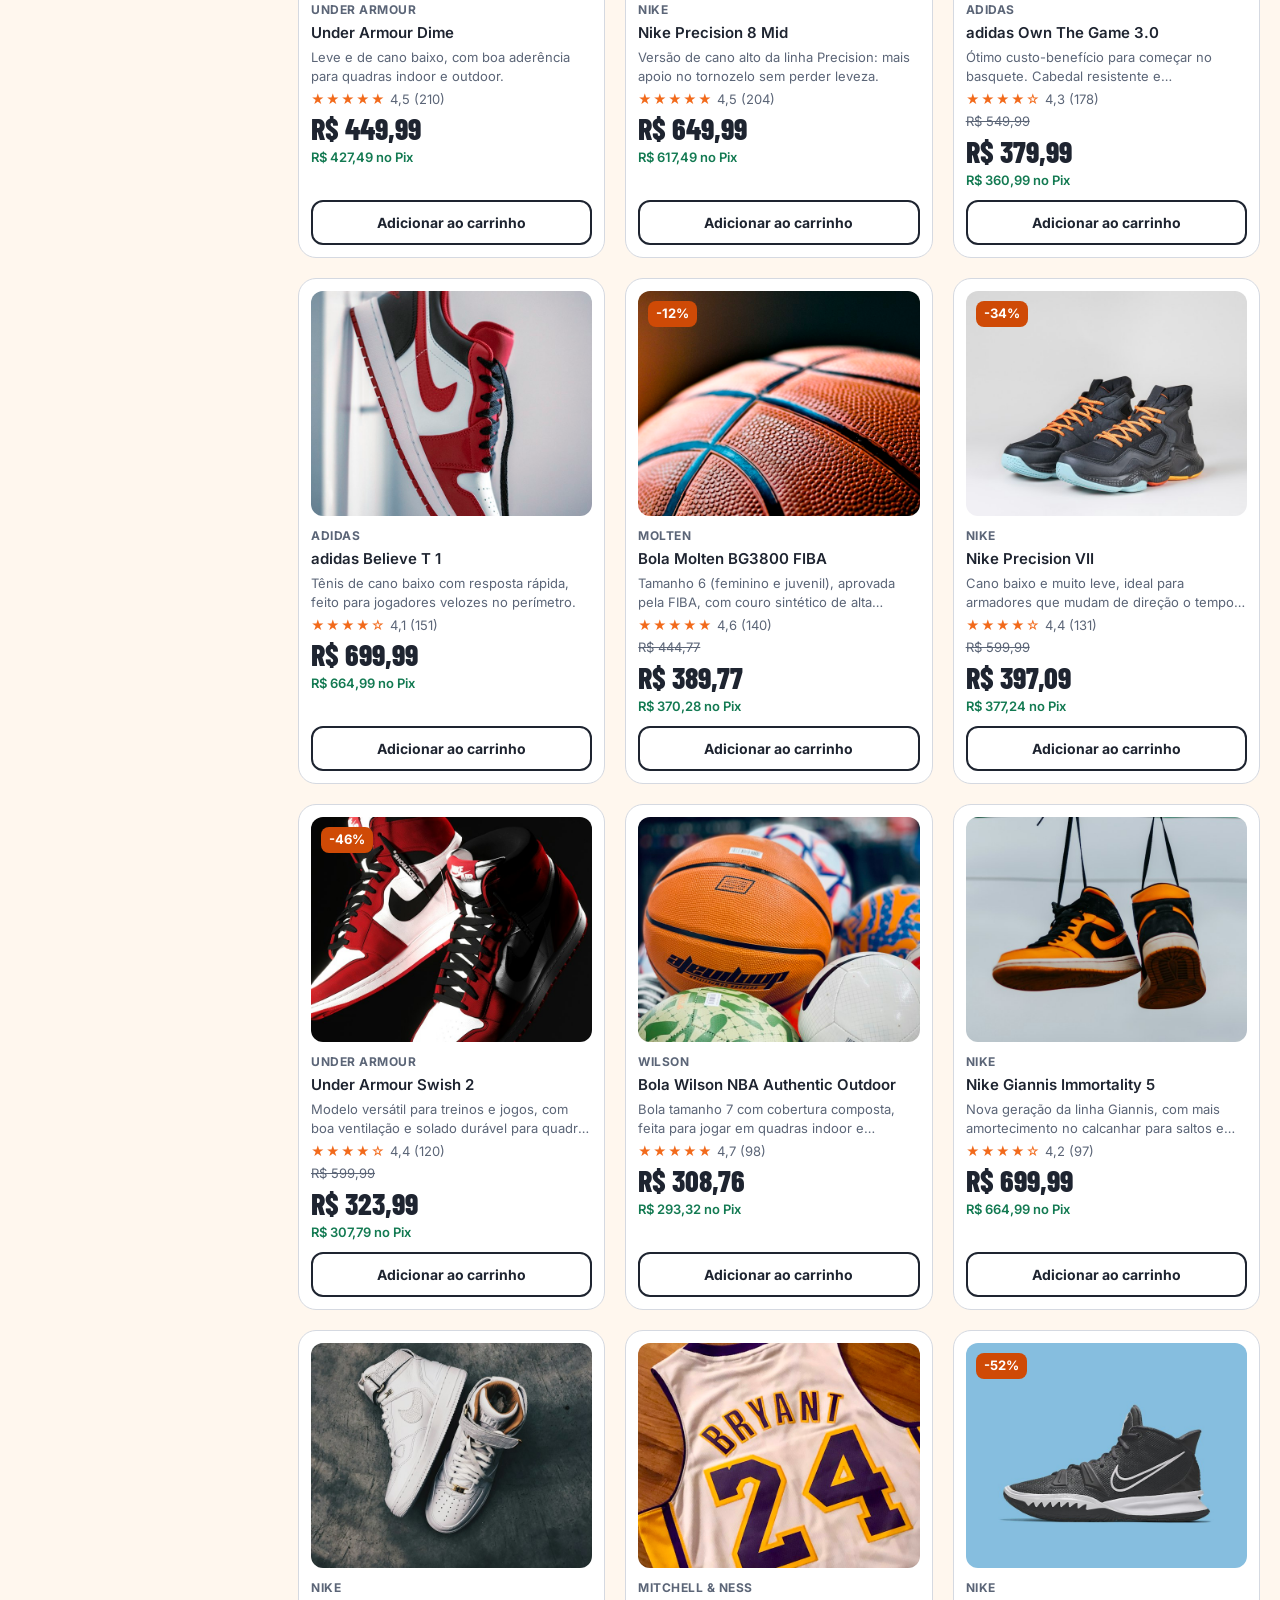
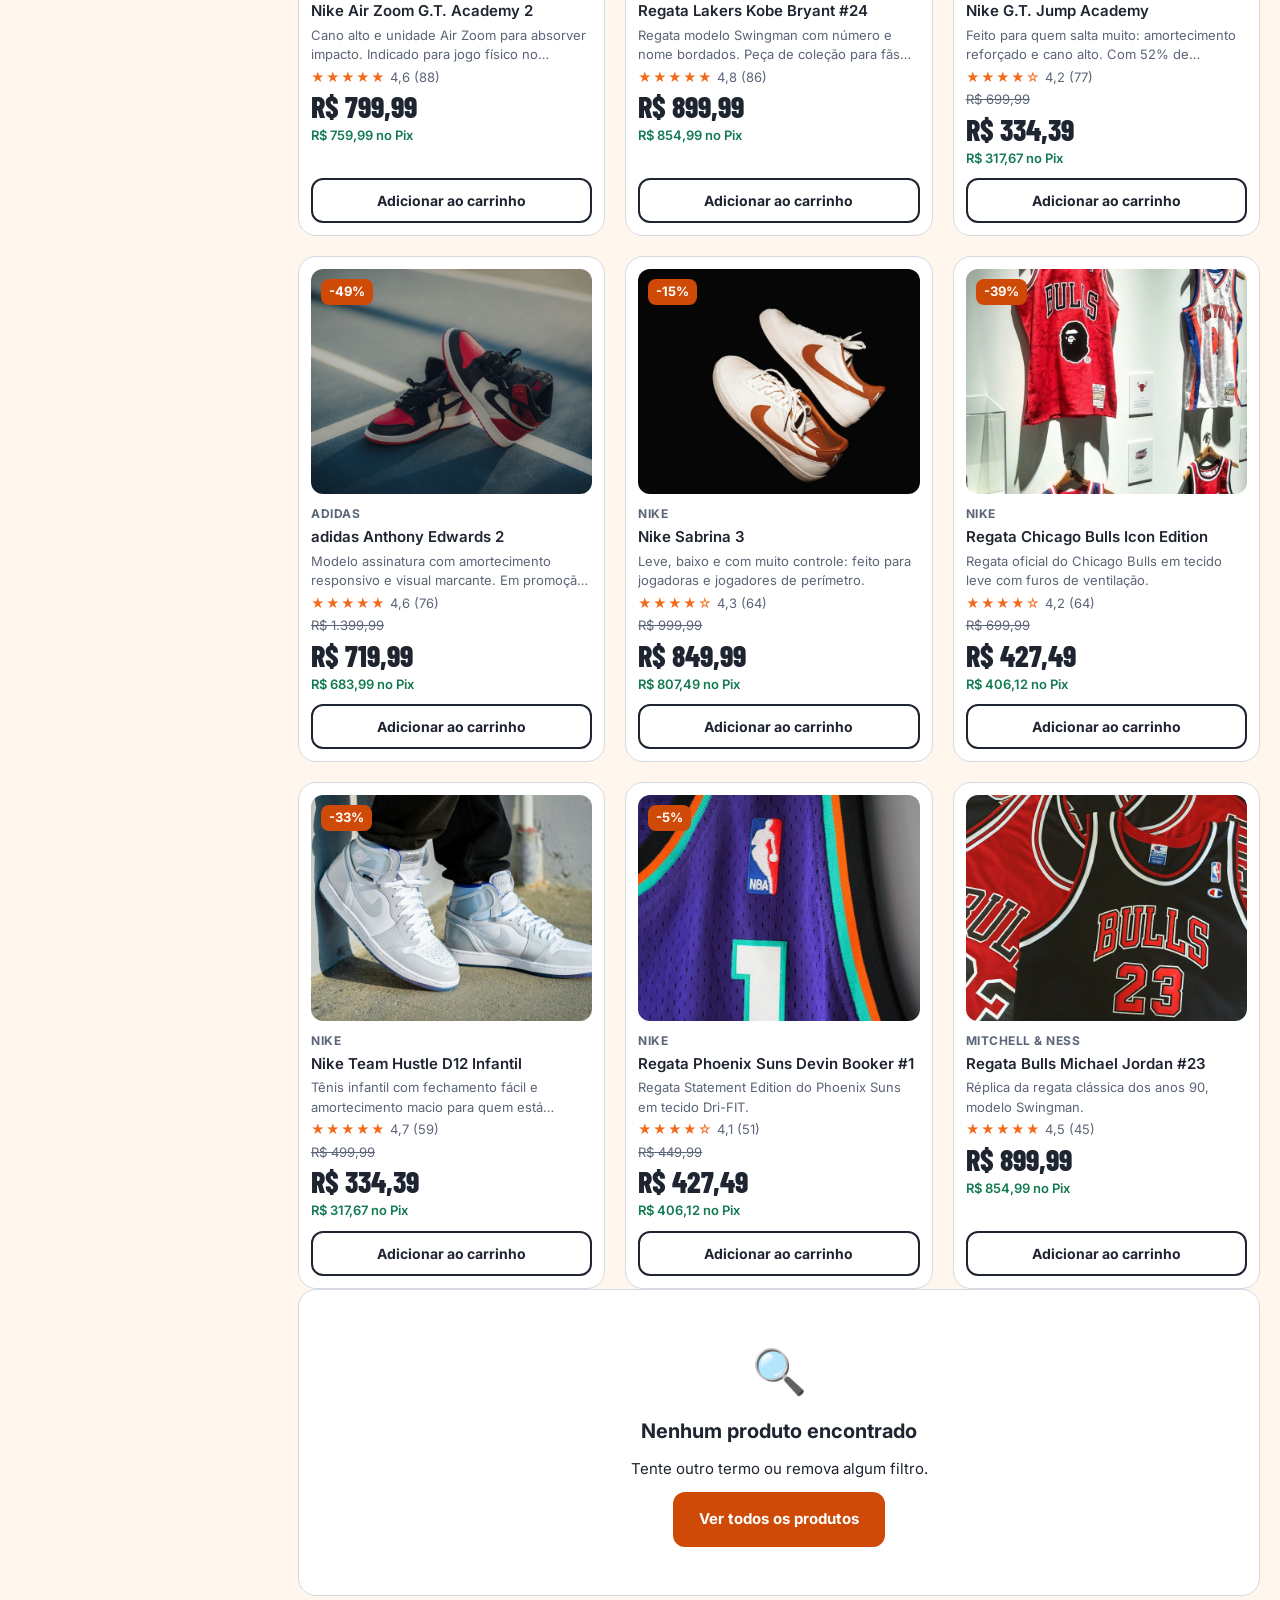
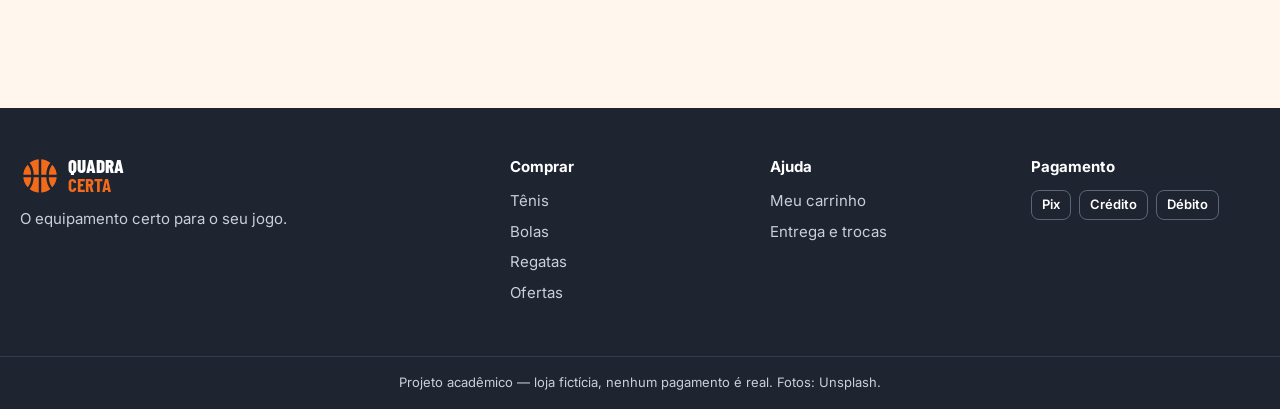
<file: produtos.html>
<!DOCTYPE html>
<html lang="pt-BR">
<head>
  <meta charset="UTF-8">
  <meta name="viewport" content="width=device-width, initial-scale=1.0">
  <title>Produtos | Quadra Certa</title>
  <meta name="description" content="Tênis, bolas e regatas de basquete.">
  <link rel="icon" href="img/favicon.svg" type="image/svg+xml">
  <link rel="preconnect" href="https://fonts.googleapis.com">
  <link rel="preconnect" href="https://fonts.gstatic.com" crossorigin>
  <link href="https://fonts.googleapis.com/css2?family=Barlow+Condensed:wght@700;800&family=Inter:wght@400;500;600;700&display=swap" rel="stylesheet">
  <link rel="stylesheet" href="css/style.css">
</head>
<body>
  <!-- Faixa de benefícios -->
  <div class="faixa">
    <span>✔ Vendedores verificados</span>
    <span>🚚 Frete grátis acima de R$ 299</span>
    <span>◆ 5% off no Pix</span>
  </div>

  <!-- Cabeçalho -->
  <header class="cabecalho">
    <div class="container cabecalho__barra">
      <button class="botao-menu" aria-label="Abrir menu" aria-expanded="false">☰</button>
      <a href="index.html" class="logo" aria-label="Quadra Certa - página inicial">
        <svg class="logo__icone" viewBox="0 0 40 40" aria-hidden="true"><circle cx="20" cy="20" r="18" fill="#F26A1B" stroke="#1E2430" stroke-width="2.5"/><path d="M2 20h36M20 2v36M8 7c6 6 6 20 0 26M32 7c-6 6-6 20 0 26" fill="none" stroke="#1E2430" stroke-width="2.5"/></svg>
        <span class="logo__texto">QUADRA<br><b>CERTA</b></span>
      </a>
      <form class="busca" action="produtos.html" role="search">
        <input type="search" name="q" placeholder="Buscar tênis, bolas, regatas..." aria-label="Buscar produtos">
        <button type="submit" aria-label="Buscar">🔍</button>
      </form>
      <a href="carrinho.html" class="link-carrinho" aria-label="Carrinho">
        🛒 <span class="link-carrinho__texto">Carrinho</span>
        <span class="contador-carrinho" hidden>0</span>
      </a>
    </div>
    <nav class="menu" aria-label="Categorias">
      <ul class="container">
        <li><a href="index.html">Início</a></li>
        <li><a href="produtos.html?cat=tenis">Tênis</a></li>
        <li><a href="produtos.html?cat=bolas">Bolas</a></li>
        <li><a href="produtos.html?cat=regatas">Regatas</a></li>
        <li><a class="menu__ofertas" href="produtos.html?ofertas=1">Ofertas</a></li>
      </ul>
    </nav>
  </header>

  <main class="container">
    <nav class="migalhas" aria-label="Você está em"><a href="index.html">Início</a> › <span id="migalha-atual">Produtos</span></nav>

    <div class="topo-lista">
      <div>
        <h1 id="titulo-lista">Todos os produtos</h1>
        <p id="contagem" class="texto-suave"></p>
      </div>
      <div class="topo-lista__acoes">
        <button class="botao botao--secundario botao--pequeno botao-filtros" type="button">☰ Filtros</button>
        <label class="ordenar">Ordenar:
          <select id="ordenar">
            <option value="relevancia">Mais avaliados</option>
            <option value="menor">Menor preço</option>
            <option value="maior">Maior preço</option>
            <option value="desconto">Maior desconto</option>
          </select>
        </label>
      </div>
    </div>

    <div class="layout-lista">
      <!-- Filtros -->
      <aside class="filtros" aria-label="Filtros">
        <form id="form-filtros">
          <fieldset>
            <legend>Categoria</legend>
            <label><input type="radio" name="cat" value="" checked> Todas</label>
            <label><input type="radio" name="cat" value="tenis"> Tênis</label>
            <label><input type="radio" name="cat" value="bolas"> Bolas</label>
            <label><input type="radio" name="cat" value="regatas"> Regatas</label>
          </fieldset>
          <fieldset id="filtro-posicao">
            <legend>Posição de jogo</legend>
            <label><input type="checkbox" name="posicao" value="armador"> Armador</label>
            <label><input type="checkbox" name="posicao" value="ala"> Ala</label>
            <label><input type="checkbox" name="posicao" value="pivo"> Pivô</label>
          </fieldset>
          <fieldset>
            <legend>Preço</legend>
            <label><input type="radio" name="preco" value="" checked> Qualquer preço</label>
            <label><input type="radio" name="preco" value="0-400"> Até R$ 400</label>
            <label><input type="radio" name="preco" value="400-700"> R$ 400 a R$ 700</label>
            <label><input type="radio" name="preco" value="700-99999"> Acima de R$ 700</label>
          </fieldset>
          <fieldset>
            <legend>Promoções</legend>
            <label><input type="checkbox" name="ofertas" value="1"> Só ofertas</label>
          </fieldset>
          <button type="reset" class="botao botao--secundario botao--pequeno">Limpar filtros</button>
        </form>
      </aside>

      <section>
        <p id="termo-busca" class="texto-suave" hidden></p>
        <div class="grade-produtos" id="grade-produtos"></div>
        <div class="vazio" id="sem-resultados" hidden>
          <p class="vazio__icone">🔍</p>
          <h2>Nenhum produto encontrado</h2>
          <p>Tente outro termo ou remova algum filtro.</p>
          <a href="produtos.html" class="botao">Ver todos os produtos</a>
        </div>
      </section>
    </div>
  </main>

  <!-- Rodapé -->
  <footer class="rodape">
    <div class="container rodape__grade">
      <div>
        <a href="index.html" class="logo logo--claro"><svg class="logo__icone" viewBox="0 0 40 40" aria-hidden="true"><circle cx="20" cy="20" r="18" fill="#F26A1B" stroke="#1E2430" stroke-width="2.5"/><path d="M2 20h36M20 2v36M8 7c6 6 6 20 0 26M32 7c-6 6-6 20 0 26" fill="none" stroke="#1E2430" stroke-width="2.5"/></svg><span class="logo__texto">QUADRA<br><b>CERTA</b></span></a>
        <p>O equipamento certo para o seu jogo.</p>
      </div>
      <div>
        <h4>Comprar</h4>
        <a href="produtos.html?cat=tenis">Tênis</a>
        <a href="produtos.html?cat=bolas">Bolas</a>
        <a href="produtos.html?cat=regatas">Regatas</a>
        <a href="produtos.html?ofertas=1">Ofertas</a>
      </div>
      <div>
        <h4>Ajuda</h4>
        <a href="carrinho.html">Meu carrinho</a>
        <a href="index.html#beneficios">Entrega e trocas</a>
      </div>
      <div>
        <h4>Pagamento</h4>
        <div class="selos-pagamento"><span>Pix</span><span>Crédito</span><span>Débito</span></div>
      </div>
    </div>
    <p class="rodape__aviso">Projeto acadêmico — loja fictícia, nenhum pagamento é real. Fotos: Unsplash.</p>
  </footer>

  <script src="js/dados.js"></script>
  <script src="js/carrinho.js"></script>
  <script src="js/app.js"></script>
  <script src="js/pagina-produtos.js"></script>
</body>
</html>
</file>
<file: css/style.css>
/* =========================================================
   style.css — estilo de todas as páginas da Quadra Certa
   Organização:
   1. Variáveis (cores e fontes)   6. Página de produto
   2. Base                          7. Carrinho e checkout
   3. Cabeçalho e rodapé            8. Confirmação
   4. Componentes (botões, cards)   9. Responsividade (celular)
   5. Página inicial e lista
   ========================================================= */

/* ---------- 1. Variáveis ---------- */
:root {
  --laranja: #CF4A06;
  --laranja-claro: #F26A1B;
  --laranja-fundo: #FFF3EA;
  --grafite: #1E2430;
  --creme: #FFF7EE;
  --areia: #F1E4D3;
  --azul: #0E6B7D;
  --verde: #137A52;
  --verde-fundo: #E4F4EC;
  --vermelho: #C92D45;
  --cinza: #5B6577;
  --borda: #D5D9E1;
  --branco: #FFFFFF;
  --raio: 14px;
  --sombra: 0 6px 18px rgba(30, 36, 48, 0.10);
  --fonte-titulo: "Barlow Condensed", "Arial Narrow", sans-serif;
  --fonte-texto: "Inter", Arial, sans-serif;
}

/* ---------- 2. Base ---------- */
* { box-sizing: border-box; margin: 0; padding: 0; }
body { font-family: var(--fonte-texto); background: var(--creme); color: var(--grafite); line-height: 1.5; font-size: 15px; }
img { max-width: 100%; display: block; }
a { color: inherit; text-decoration: none; }
button, input, select { font: inherit; }
h1 { font-family: var(--fonte-titulo); font-weight: 800; font-size: 40px; text-transform: uppercase; line-height: 1.05; margin: 8px 0 16px; }
h2 { font-size: 20px; }
.container { width: min(1240px, 100% - 32px); margin-inline: auto; }
.secao { margin-top: 48px; }
.titulo-secao, .titulo-secao h2 { font-family: var(--fonte-titulo); font-weight: 800; font-size: 32px; text-transform: uppercase; margin-bottom: 16px; }
.titulo-secao--link { display: flex; justify-content: space-between; align-items: baseline; gap: 16px; }
.titulo-secao--link a { white-space: nowrap; font-family: var(--fonte-texto); font-size: 15px; font-weight: 700; color: var(--azul); text-transform: none; }
.texto-suave { color: var(--cinza); font-size: 14px; }
.verde { color: var(--verde); font-weight: 600; }
.erro { color: var(--vermelho); font-size: 13px; font-weight: 600; }
.centro { text-align: center; }
.link { color: var(--azul); font-weight: 700; background: none; border: 0; cursor: pointer; display: inline-block; margin-top: 12px; }
.link--perigo { color: var(--vermelho); margin: 0; padding: 8px; }
main { padding-bottom: 64px; }

/* ---------- 3. Cabeçalho e rodapé ---------- */
.faixa { background: var(--grafite); color: var(--branco); font-size: 13px; font-weight: 600; display: flex; justify-content: center; gap: 32px; padding: 8px 16px; flex-wrap: wrap; }
.cabecalho { background: var(--branco); border-bottom: 1px solid var(--borda); position: sticky; top: 0; z-index: 10; }
.cabecalho__barra { display: flex; align-items: center; gap: 24px; padding: 14px 0; }
.logo { display: flex; align-items: center; gap: 8px; flex-shrink: 0; }
.logo__icone { width: 40px; height: 40px; }
.logo__texto { font-family: var(--fonte-titulo); font-weight: 800; font-size: 19px; line-height: 0.95; }
.logo__texto b { color: var(--laranja); }
.logo--claro .logo__texto { color: var(--branco); }
.logo--claro .logo__texto b { color: var(--laranja-claro); }
.busca { flex: 1; display: flex; border: 2px solid var(--grafite); border-radius: 12px; overflow: hidden; background: var(--branco); }
.busca input { flex: 1; border: 0; padding: 12px 16px; outline: none; min-width: 0; }
.busca button { border: 0; background: var(--laranja); color: var(--branco); padding: 0 20px; cursor: pointer; font-size: 18px; }
.link-carrinho { position: relative; font-weight: 600; display: flex; align-items: center; gap: 6px; padding: 10px; font-size: 20px; }
.link-carrinho__texto { font-size: 15px; }
.contador-carrinho { position: absolute; top: 0; left: 22px; background: var(--laranja); color: var(--branco); font-size: 12px; font-weight: 700; min-width: 20px; height: 20px; border-radius: 10px; display: grid; place-items: center; padding: 0 5px; }
.contador-carrinho[hidden] { display: none; }
.botao-menu { display: none; border: 0; background: none; font-size: 26px; cursor: pointer; padding: 4px 8px; }
.menu { border-top: 1px solid var(--borda); }
.menu ul { list-style: none; display: flex; gap: 32px; }
.menu a { display: block; padding: 12px 0; font-weight: 600; border-bottom: 3px solid transparent; }
.menu a:hover, .menu a.ativo { color: var(--laranja); border-color: var(--laranja); }
.menu__ofertas { color: var(--laranja); }

.rodape { background: var(--grafite); color: #C9CFDB; margin-top: 48px; }
.rodape__grade { display: grid; grid-template-columns: 2fr 1fr 1fr 1fr; gap: 32px; padding: 48px 0 32px; }
.rodape h4 { color: var(--branco); margin-bottom: 12px; }
.rodape a:not(.logo) { display: block; margin-bottom: 8px; }
.rodape a:hover { color: var(--branco); }
.rodape p { margin-top: 12px; }
.selos-pagamento { display: flex; gap: 8px; flex-wrap: wrap; }
.selos-pagamento span { border: 1px solid var(--cinza); border-radius: 8px; padding: 4px 10px; color: var(--branco); font-size: 13px; font-weight: 600; }
.rodape__aviso { text-align: center; font-size: 13px; padding: 16px; border-top: 1px solid #343B4A; }

/* ---------- 4. Componentes ---------- */
.botao { display: inline-flex; justify-content: center; align-items: center; gap: 8px; background: var(--laranja); color: var(--branco); border: 2px solid var(--laranja); border-radius: 12px; padding: 14px 24px; font-weight: 700; cursor: pointer; transition: transform .15s, background .15s; }
.botao:hover { background: #B23F04; transform: translateY(-1px); }
.botao--secundario { background: var(--branco); color: var(--grafite); border-color: var(--grafite); }
.botao--secundario:hover { background: var(--grafite); color: var(--branco); }
.botao--escuro { background: var(--grafite); border-color: var(--grafite); }
.botao--claro { background: transparent; border-color: var(--branco); }
.botao--claro:hover { background: var(--branco); color: var(--grafite); }
.botao--pequeno { padding: 10px 16px; font-size: 14px; }
.botao--largo { width: 100%; }

.grade-produtos { display: grid; grid-template-columns: repeat(auto-fill, minmax(230px, 1fr)); gap: 20px; }
.card-produto { background: var(--branco); border: 1px solid var(--borda); border-radius: 18px; padding: 12px; display: flex; flex-direction: column; gap: 10px; transition: box-shadow .2s, transform .2s; }
.card-produto:hover { box-shadow: var(--sombra); transform: translateY(-3px); }
.card-produto__link { display: flex; flex-direction: column; gap: 3px; flex: 1; }
.card-produto__foto { position: relative; aspect-ratio: 5 / 4; border-radius: 12px; overflow: hidden; background: var(--areia); margin-bottom: 8px; }
.card-produto__foto img { width: 100%; height: 100%; object-fit: cover; }
.card-produto__marca { font-size: 12px; font-weight: 700; color: var(--cinza); text-transform: uppercase; letter-spacing: .5px; }
.card-produto__nome { font-size: 15px; font-weight: 600; }
.card-produto__descricao { font-size: 13px; color: var(--cinza); display: -webkit-box; -webkit-line-clamp: 2; -webkit-box-orient: vertical; overflow: hidden; }
.card-produto__nota { font-size: 13px; color: var(--cinza); }
.estrelas { color: var(--laranja-claro); letter-spacing: 1px; }
.selo-desconto { position: absolute; top: 10px; left: 10px; background: var(--laranja); color: var(--branco); font-size: 13px; font-weight: 700; padding: 3px 8px; border-radius: 8px; }
.preco { font-family: var(--fonte-titulo); font-size: 30px; font-weight: 800; line-height: 1.1; }
.preco--grande { font-size: 52px; }
.preco-antigo { color: var(--cinza); text-decoration: line-through; font-size: 13px; }
.preco-pix { color: var(--verde); font-weight: 600; font-size: 13px; }

.aviso { position: fixed; bottom: 24px; left: 50%; transform: translate(-50%, 100px); background: var(--grafite); color: var(--branco); padding: 14px 22px; border-radius: 30px; font-weight: 600; box-shadow: var(--sombra); transition: transform .3s; z-index: 50; text-align: center; max-width: calc(100% - 32px); }
.aviso.visivel { transform: translate(-50%, 0); }

.vazio { text-align: center; background: var(--branco); border: 1px solid var(--borda); border-radius: 18px; padding: 48px 24px; display: grid; gap: 12px; justify-items: center; }
.vazio__icone { font-size: 44px; }
.migalhas { font-size: 13px; color: var(--cinza); padding: 20px 0 4px; }
.migalhas a:hover { color: var(--laranja); }
.caixa { background: var(--branco); border: 1px solid var(--borda); border-radius: 18px; padding: 24px; }

/* ---------- 5. Página inicial e lista ---------- */
.hero { background: var(--grafite); color: var(--branco); overflow: hidden; }
.hero__conteudo { display: grid; grid-template-columns: 1.1fr 1fr; align-items: center; gap: 32px; }
.hero__texto { padding: 48px 0; }
.hero__chamada { color: var(--laranja-claro); font-weight: 700; text-transform: uppercase; letter-spacing: 1px; }
.hero h1 { font-size: 72px; margin: 8px 0 16px; }
.hero p { color: #C9CFDB; max-width: 480px; }
.hero__botoes { display: flex; gap: 12px; margin-top: 24px; flex-wrap: wrap; }
.hero__imagem { height: 380px; width: 100%; object-fit: cover; border-radius: 24px 0 0 24px; }

.categorias { display: grid; grid-template-columns: repeat(4, 1fr); gap: 16px; }
.categoria { background: var(--branco); border: 1px solid var(--borda); border-radius: 18px; padding: 24px; display: grid; gap: 4px; transition: border-color .2s, transform .2s; }
.categoria:hover { border-color: var(--laranja); transform: translateY(-3px); }
.categoria__icone { font-size: 34px; }
.categoria strong { font-family: var(--fonte-titulo); font-size: 26px; text-transform: uppercase; }
.categoria small { color: var(--cinza); }
.categoria--ofertas { background: var(--laranja-fundo); border-color: var(--laranja); }

.posicoes { display: grid; grid-template-columns: repeat(3, 1fr); gap: 16px; }
.posicao { background: var(--branco); border: 1px solid var(--borda); border-radius: 18px; padding: 24px; display: grid; gap: 6px; transition: border-color .2s; }
.posicao:hover { border-color: var(--laranja); }
.posicao strong { font-family: var(--fonte-titulo); font-size: 28px; text-transform: uppercase; }
.posicao span { color: var(--cinza); font-size: 14px; }
.posicao em { color: var(--azul); font-style: normal; font-weight: 700; }

.beneficios { display: grid; grid-template-columns: repeat(4, 1fr); gap: 16px; background: var(--branco); border: 1px solid var(--borda); border-radius: 18px; padding: 24px; }
.beneficios div { display: grid; gap: 2px; }
.beneficios span { color: var(--cinza); font-size: 14px; }

.topo-lista { display: flex; justify-content: space-between; align-items: end; gap: 16px; flex-wrap: wrap; margin-bottom: 20px; }
.topo-lista h1 { margin-bottom: 0; }
.topo-lista__acoes { display: flex; gap: 12px; align-items: center; }
.ordenar { font-size: 14px; color: var(--cinza); display: flex; align-items: center; gap: 8px; }
.ordenar select { padding: 10px 12px; border: 1px solid var(--borda); border-radius: 10px; background: var(--branco); }
.botao-filtros { display: none; }
.layout-lista { display: grid; grid-template-columns: 250px 1fr; gap: 28px; align-items: start; }
.filtros { background: var(--branco); border: 1px solid var(--borda); border-radius: 18px; padding: 20px; position: sticky; top: 140px; }
.filtros fieldset { border: 0; border-bottom: 1px solid var(--borda); padding-bottom: 14px; margin-bottom: 14px; display: grid; gap: 8px; }
.filtros legend { font-weight: 700; margin-bottom: 8px; }
.filtros label { display: flex; gap: 8px; align-items: center; cursor: pointer; font-size: 14px; }
.filtros input { accent-color: var(--laranja); width: 17px; height: 17px; }
#termo-busca { margin-bottom: 16px; }
#termo-busca a { color: var(--azul); font-weight: 700; }

/* ---------- 6. Página de produto ---------- */
.produto { display: grid; grid-template-columns: 1fr 1fr; gap: 40px; margin-top: 12px; }
.produto__foto { position: relative; background: var(--areia); border-radius: 24px; overflow: hidden; aspect-ratio: 5 / 4; align-self: start; }
.produto__foto img { width: 100%; height: 100%; object-fit: cover; }
.produto__info h1 { text-transform: none; font-family: var(--fonte-texto); font-weight: 700; font-size: 30px; margin: 4px 0 8px; }
.selo-verificado { display: inline-block; background: var(--verde-fundo); color: var(--verde); font-size: 13px; font-weight: 700; padding: 5px 12px; border-radius: 20px; margin-bottom: 10px; }
.produto__nota { margin-bottom: 16px; }
.produto__nota a { color: var(--azul); font-weight: 600; text-decoration: underline; }
.rotulo { font-size: 15px; margin: 24px 0 10px; }
.tamanhos { display: flex; flex-wrap: wrap; gap: 8px; }
.tamanho { min-width: 56px; height: 48px; border: 1.5px solid var(--borda); background: var(--branco); border-radius: 10px; font-weight: 600; cursor: pointer; }
.tamanho:hover { border-color: var(--grafite); }
.tamanho.selecionado { background: var(--grafite); color: var(--branco); border-color: var(--grafite); }
.produto__compra { display: flex; gap: 12px; margin-top: 24px; flex-wrap: wrap; }
.quantidade { display: flex; align-items: center; border: 1.5px solid var(--borda); border-radius: 12px; background: var(--branco); }
.quantidade button { width: 44px; height: 48px; border: 0; background: none; font-size: 20px; cursor: pointer; }
.quantidade input { width: 44px; text-align: center; border: 0; font-weight: 700; -moz-appearance: textfield; }
.quantidade input::-webkit-inner-spin-button { -webkit-appearance: none; }
.quantidade span { min-width: 28px; text-align: center; font-weight: 700; }
.quantidade--pequena button { width: 40px; height: 40px; }
#erro-tamanho { margin-top: 8px; }
.frete { margin-top: 24px; background: var(--branco); border: 1px solid var(--borda); border-radius: 14px; padding: 16px; display: grid; gap: 8px; }
.frete label { font-weight: 700; }
.frete__linha { display: flex; gap: 8px; }
.frete input, .cupom input { flex: 1; padding: 10px 14px; border: 1px solid var(--borda); border-radius: 10px; min-width: 0; }
.produto__descricao { max-width: 760px; font-size: 16px; }
.avaliacoes { display: grid; grid-template-columns: repeat(3, 1fr); gap: 16px; }
.avaliacao { background: var(--branco); border: 1px solid var(--borda); border-radius: 16px; padding: 20px; display: grid; gap: 8px; }
.avaliacao small { color: var(--cinza); }

/* ---------- 7. Carrinho e checkout ---------- */
.layout-carrinho { display: grid; grid-template-columns: 1fr 380px; gap: 28px; align-items: start; }
.layout-carrinho[hidden] { display: none; }
.itens-carrinho { list-style: none; display: grid; gap: 14px; }
.item-carrinho { display: grid; grid-template-columns: 110px 1fr auto; gap: 16px; align-items: center; background: var(--branco); border: 1px solid var(--borda); border-radius: 18px; padding: 14px; }
.item-carrinho img { width: 110px; height: 96px; object-fit: cover; border-radius: 12px; }
.item-carrinho__info { display: grid; gap: 4px; }
.item-carrinho__info small { color: var(--cinza); }
.item-carrinho__acoes { display: flex; align-items: center; gap: 12px; margin-top: 6px; }
.item-carrinho__total { font-family: var(--fonte-titulo); font-size: 26px; }
.resumo { background: var(--branco); border: 1px solid var(--borda); border-radius: 18px; padding: 24px; display: grid; gap: 14px; position: sticky; top: 140px; }
.cupom { display: flex; gap: 8px; }
.resumo__linhas { display: grid; grid-template-columns: 1fr auto; gap: 8px; font-size: 15px; }
.resumo__linhas dt { color: var(--cinza); }
.resumo__total { display: flex; justify-content: space-between; align-items: baseline; border-top: 1px solid var(--borda); padding-top: 14px; font-weight: 700; }
.resumo__total strong { font-family: var(--fonte-titulo); font-size: 34px; }
.resumo__itens { list-style: none; display: grid; gap: 10px; }
.resumo__itens li { display: grid; grid-template-columns: 48px 1fr auto; gap: 10px; align-items: center; font-size: 14px; }
.resumo__itens img { width: 48px; height: 48px; border-radius: 8px; object-fit: cover; }
.resumo__itens small { display: block; color: var(--cinza); }

.etapas { list-style: none; display: flex; gap: 12px; padding-top: 24px; flex-wrap: wrap; counter-reset: etapa; }
.etapas li { counter-increment: etapa; color: var(--cinza); font-weight: 600; font-size: 14px; display: flex; align-items: center; gap: 8px; }
.etapas li::before { content: counter(etapa); width: 26px; height: 26px; border-radius: 50%; border: 2px solid var(--borda); display: grid; place-items: center; font-size: 13px; }
.etapas li.feita::before { content: "✔"; background: var(--verde); border-color: var(--verde); color: var(--branco); }
.etapas li.atual { color: var(--grafite); }
.etapas li.atual::before { background: var(--laranja); border-color: var(--laranja); color: var(--branco); }
.checkout__campos { display: grid; gap: 20px; }
.caixa legend { font-weight: 700; font-size: 18px; padding: 0 6px; }
fieldset.caixa { display: grid; gap: 14px; }
.campo { display: grid; gap: 6px; flex: 1; }
.campo--largo { flex: 2.5; }
.campo label { font-size: 13px; font-weight: 600; }
.campo input, .campo select { padding: 12px 14px; border: 1px solid var(--borda); border-radius: 12px; background: var(--branco); width: 100%; }
.campo input:focus, .campo select:focus { outline: 2px solid var(--laranja); border-color: transparent; }
.campo input.invalido { border-color: var(--vermelho); background: #FFF5F6; }
.campo[hidden] { display: none; }
.linha-campos { display: flex; gap: 14px; }
.opcoes-pagamento { display: grid; gap: 10px; }
.opcao { display: flex; gap: 12px; align-items: center; border: 2px solid var(--borda); border-radius: 14px; padding: 14px 16px; cursor: pointer; }
.opcao input { accent-color: var(--laranja); width: 20px; height: 20px; }
.opcao span { display: grid; }
.opcao small { color: var(--cinza); }
.opcao:has(input:checked) { border-color: var(--laranja); background: var(--laranja-fundo); }
.area-pagamento { display: grid; gap: 14px; margin-top: 4px; }
.area-pagamento[hidden] { display: none; }

/* ---------- 8. Confirmação ---------- */
.confirmacao { max-width: 760px; margin: 24px auto 0; display: grid; gap: 20px; text-align: center; justify-items: center; }
.confirmacao .caixa { width: 100%; text-align: left; display: grid; gap: 14px; }
.confirmacao__icone { width: 84px; height: 84px; border-radius: 50%; background: var(--verde); color: var(--branco); font-size: 40px; display: grid; place-items: center; }
.numero-pedido b { background: var(--areia); padding: 4px 10px; border-radius: 8px; }
.pix { display: flex; gap: 24px; align-items: center; flex-wrap: wrap; }
.pix > div:last-child { flex: 1; display: grid; gap: 10px; min-width: 220px; }
.qr { width: 168px; height: 168px; display: grid; grid-template-columns: repeat(21, 1fr); background: var(--branco); padding: 6px; border: 1px solid var(--borda); }
.qr i.preto { background: var(--grafite); }
.codigo-pix { padding: 10px; border: 1px solid var(--borda); border-radius: 10px; background: var(--areia); color: var(--cinza); font-size: 13px; width: 100%; }

/* ---------- 9. Responsividade ---------- */
@media (max-width: 1000px) {
  .categorias { grid-template-columns: repeat(2, 1fr); }
  .beneficios { grid-template-columns: repeat(2, 1fr); }
  .layout-carrinho { grid-template-columns: 1fr; }
  .resumo { position: static; }
  .produto { grid-template-columns: 1fr; }
  .rodape__grade { grid-template-columns: 1fr 1fr; }
}

@media (max-width: 760px) {
  body { font-size: 14px; }
  h1 { font-size: 32px; }
  .faixa span:not(:first-child) { display: none; }
  .cabecalho__barra { flex-wrap: wrap; gap: 12px; }
  .botao-menu { display: block; }
  .busca { order: 3; flex-basis: 100%; }
  .link-carrinho { margin-left: auto; }
  .link-carrinho__texto { display: none; }
  .menu { display: none; }
  .menu.aberto { display: block; }
  .menu ul { flex-direction: column; gap: 0; }
  .menu a { padding: 14px 0; border-bottom: 1px solid var(--borda); }

  .hero__conteudo { grid-template-columns: 1fr; gap: 0; }
  .hero h1 { font-size: 52px; }
  .hero__texto { padding: 32px 0 24px; }
  .hero__imagem { height: 200px; border-radius: 18px; margin-bottom: 24px; }
  .posicoes { grid-template-columns: 1fr; }
  .grade-produtos { grid-template-columns: repeat(2, 1fr); gap: 12px; }
  .card-produto__descricao { display: none; }
  .preco { font-size: 24px; }

  .layout-lista { grid-template-columns: 1fr; }
  .botao-filtros { display: inline-flex; }
  .filtros { display: none; position: static; }
  .filtros.aberto { display: block; }

  .preco--grande { font-size: 42px; }
  .produto__compra .botao { flex: 1; }
  .avaliacoes { grid-template-columns: 1fr; }

  .item-carrinho { grid-template-columns: 84px 1fr; }
  .item-carrinho img { width: 84px; height: 84px; }
  .item-carrinho__total { grid-column: 2; font-size: 22px; }
  .linha-campos { flex-direction: column; }
  .rodape__grade { grid-template-columns: 1fr; }
}

@media (max-width: 380px) {
  .grade-produtos { grid-template-columns: 1fr; }
}
</file>
